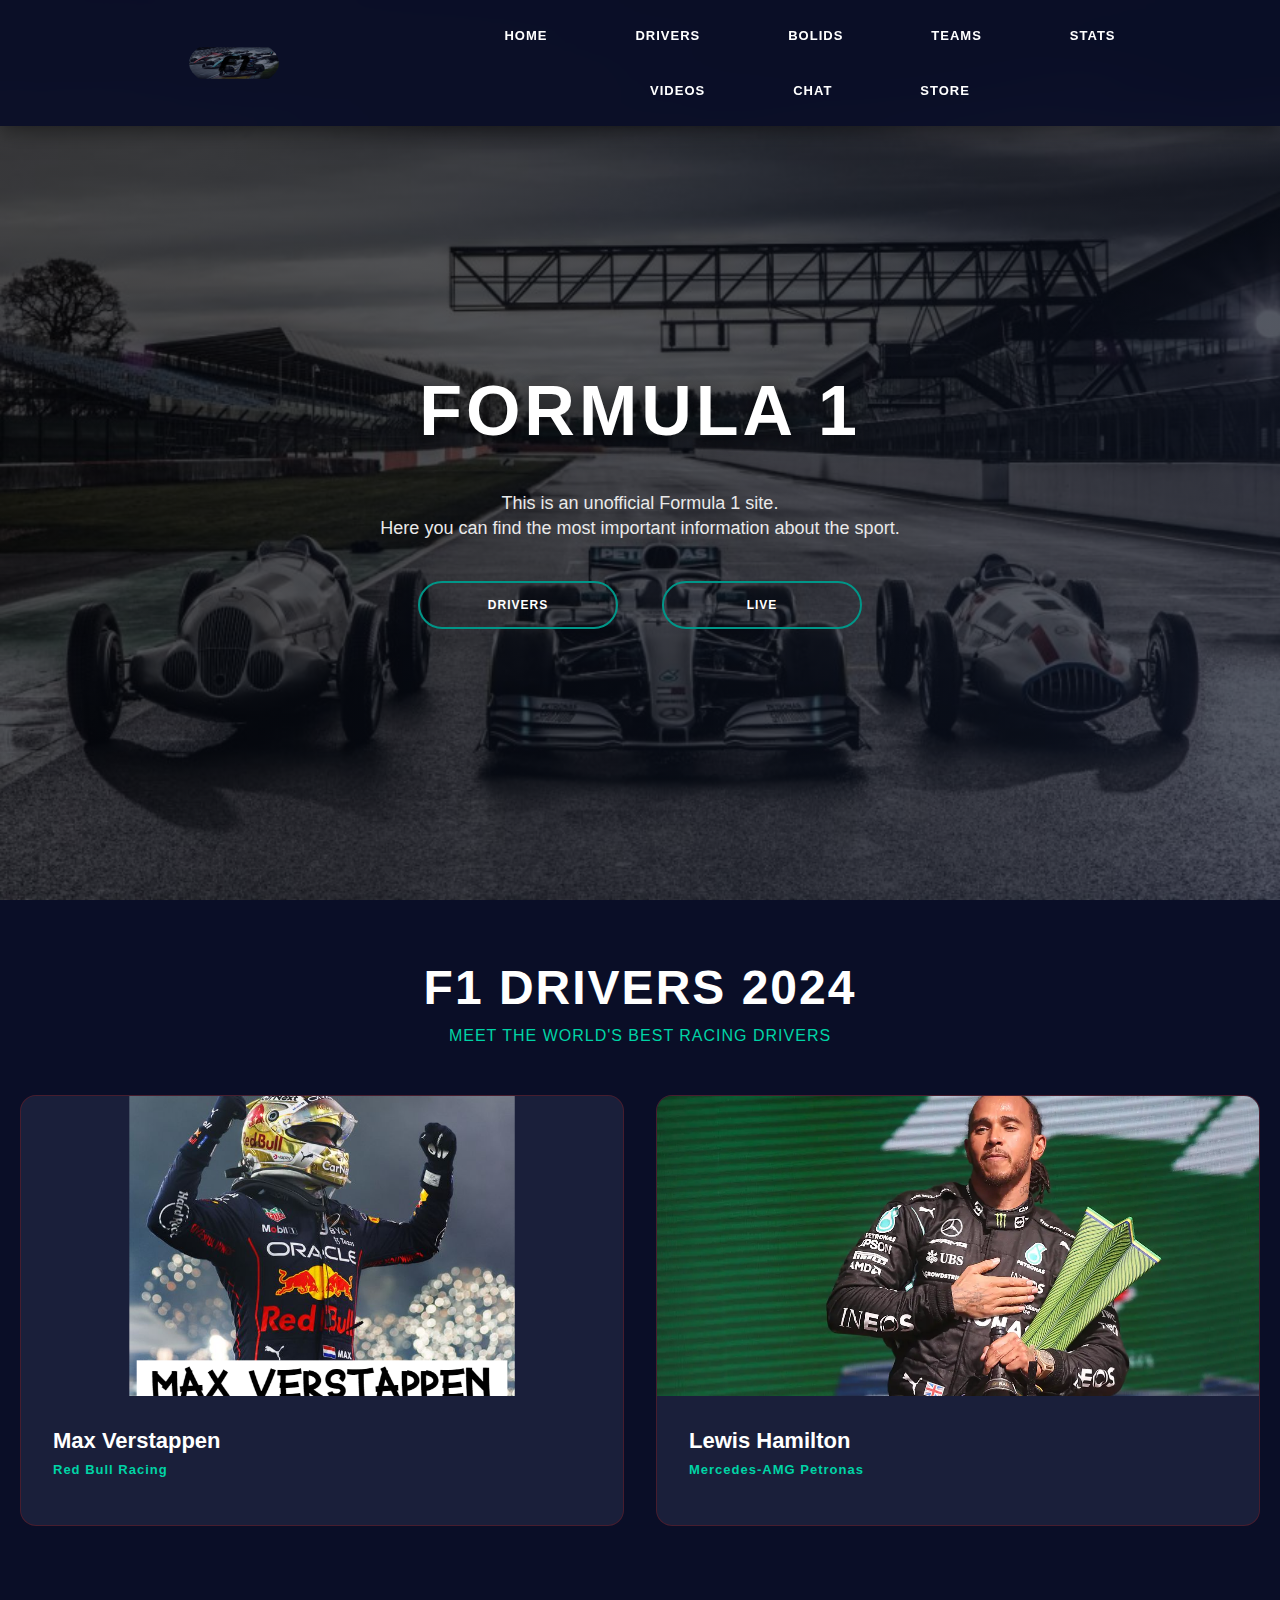
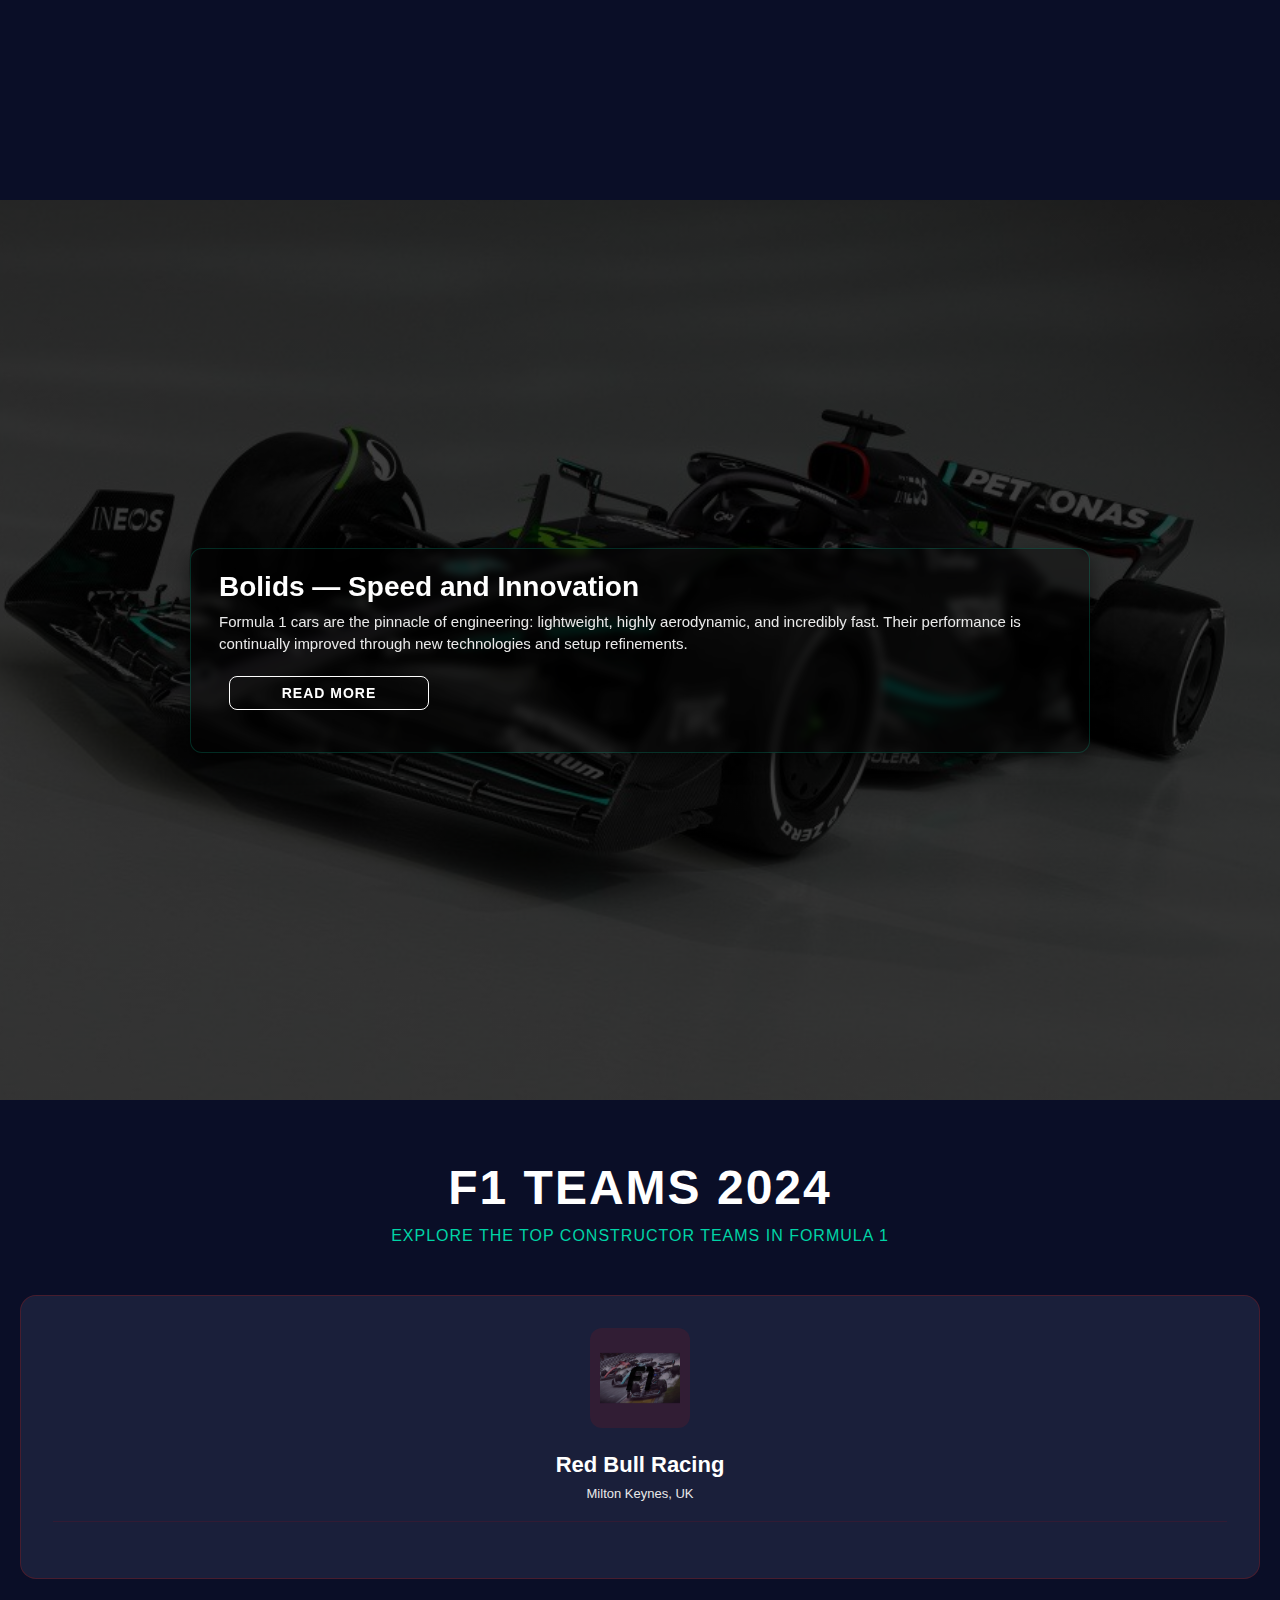
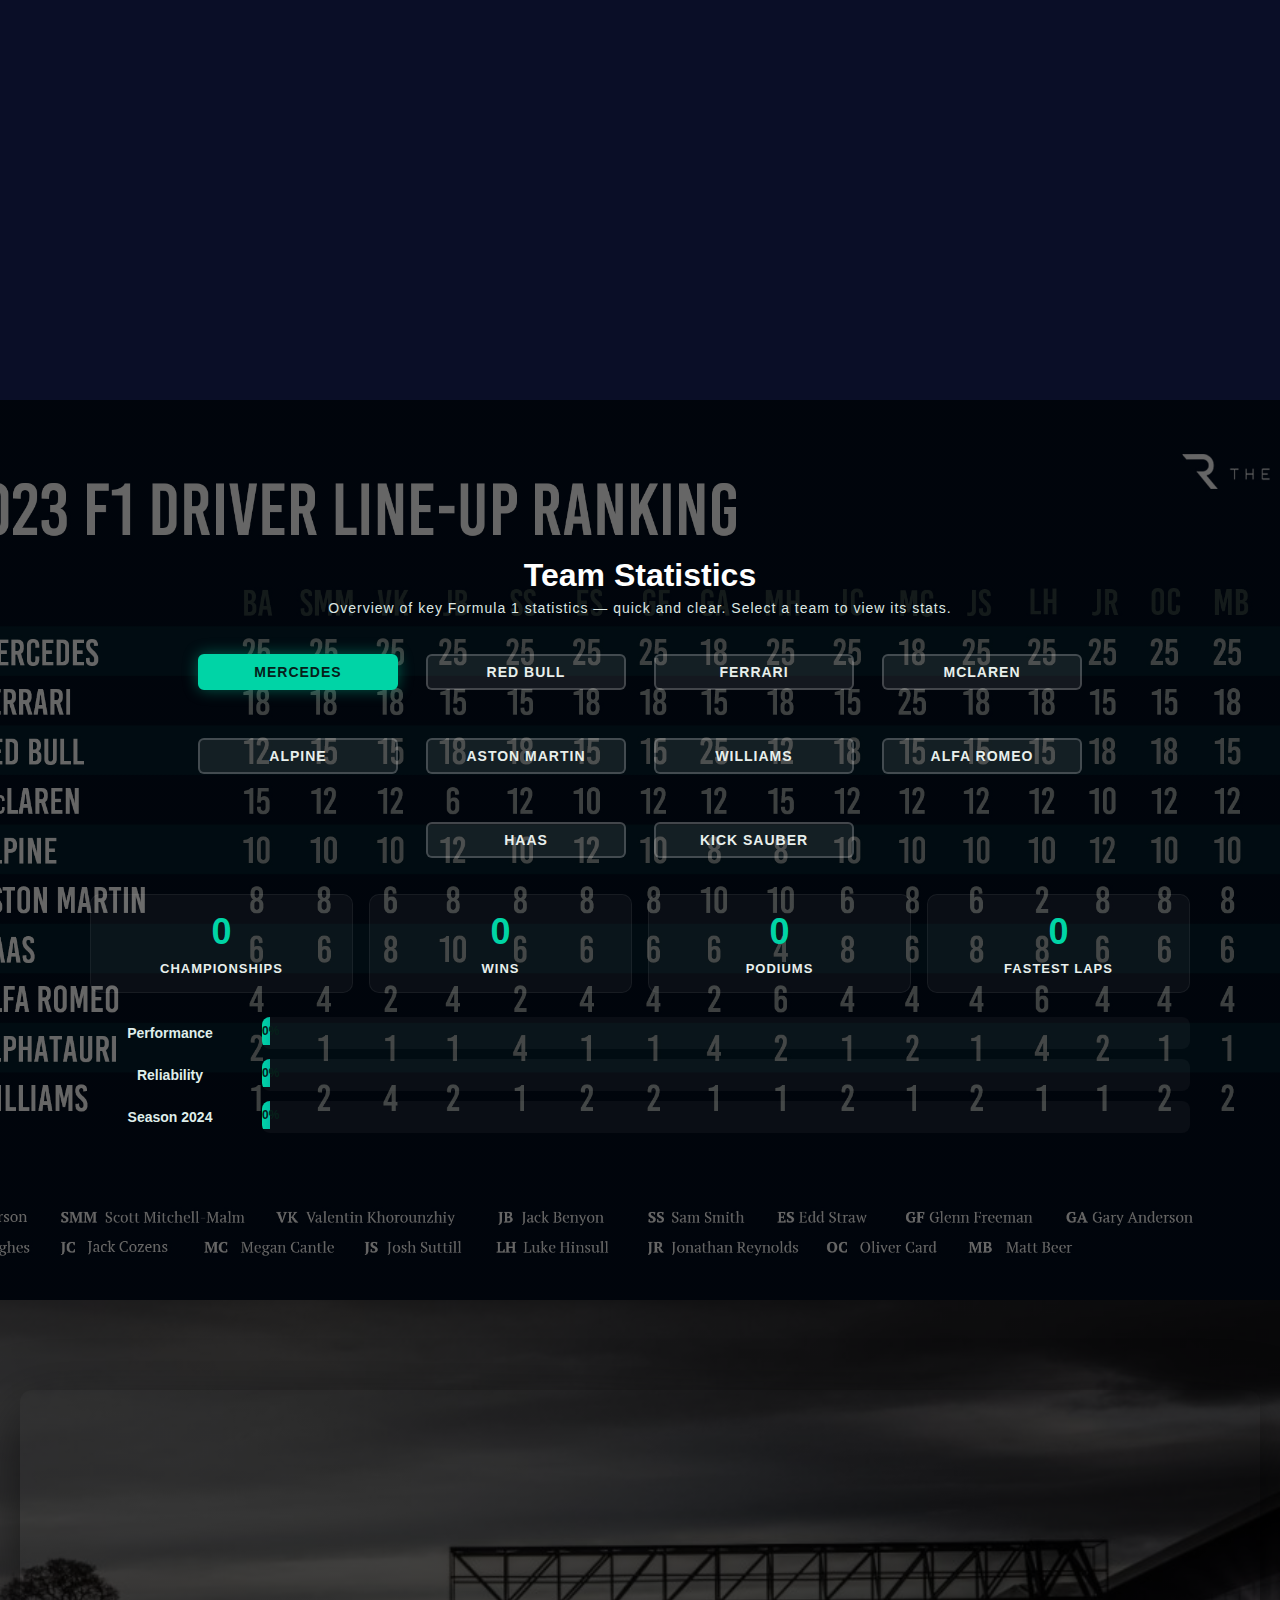
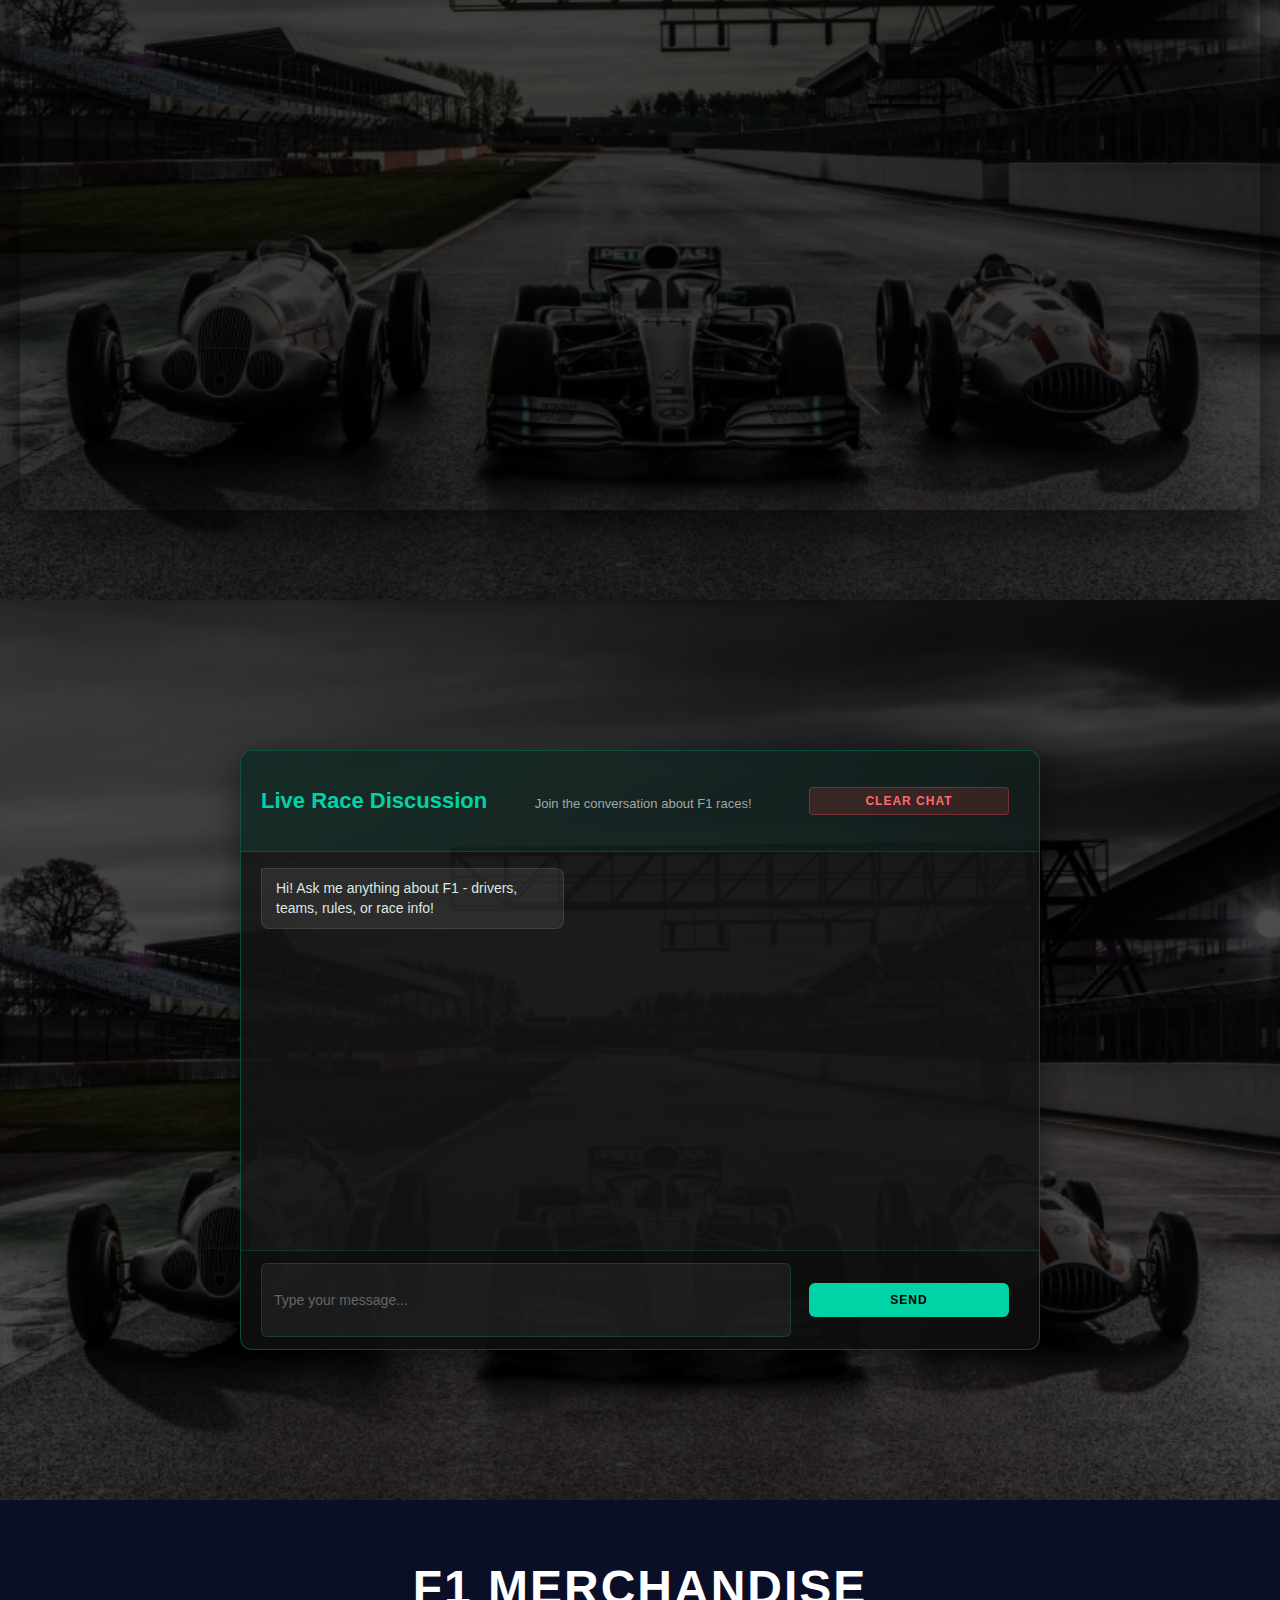
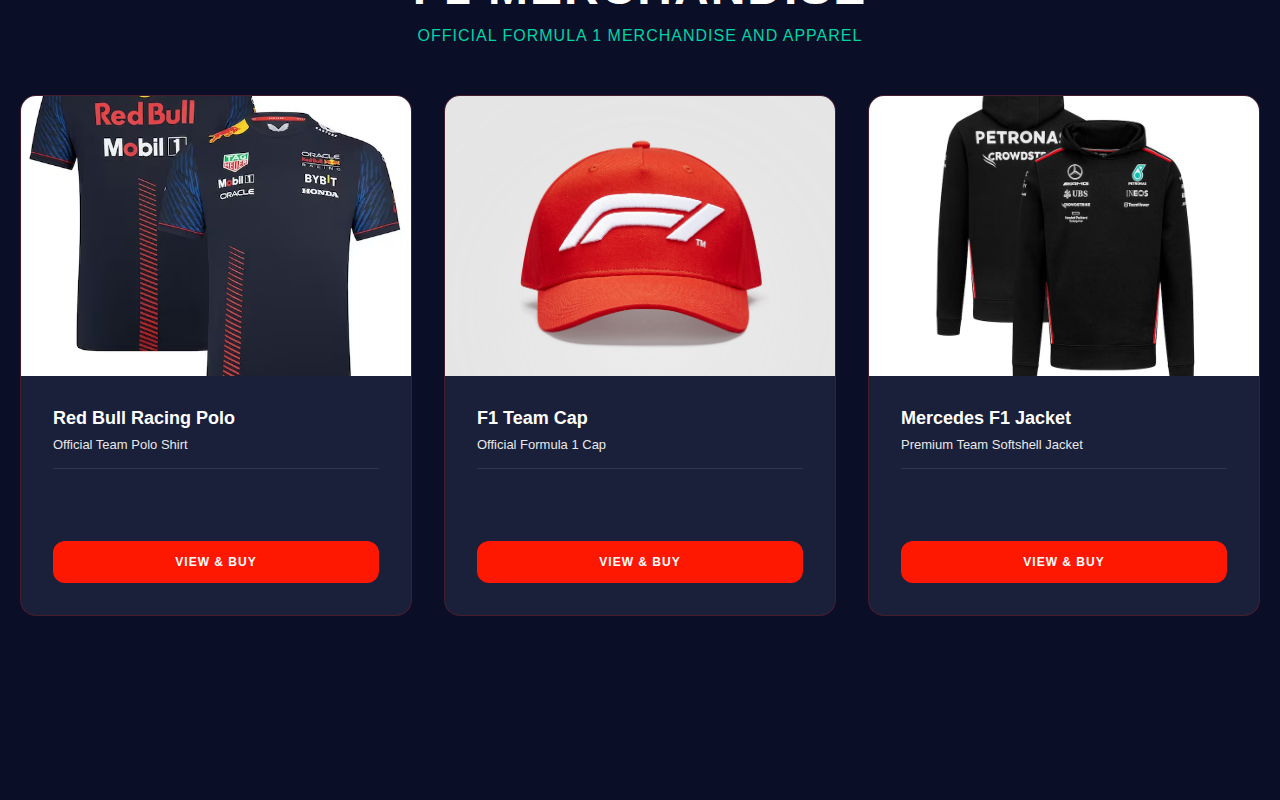
<file: index.html>
<!DOCTYPE html>
<html lang="en">
<head>
    <meta charset="UTF-8">
    <meta name="viewport" content="width=device-width, initial-scale=1.0">
    <link rel="stylesheet" href="src/css/style.css">
    <title>Formula 1</title>
</head>
<body>
    <div class="banner" id="banner">
        <div class="navbar">
            <div class="navbar-content">
                <img src="src/assets/logoTura.png" class="logo">
                <ul>
                    <li><a href="#banner">Home</a></li>
                    <li><a href="#drivers">Drivers</a></li>
                    <li><a href="#bolids">Bolids</a></li>
                    <li><a href="#teams">Teams</a></li>
                    <li><a href="#stats">Stats</a></li>
                    <li><a href="#videos">Videos</a></li>
                    <li><a href="#live">Chat</a></li>
                    <li><a href="#store">Store</a></li>
                </ul>
            </div>
        </div>
        <div class="content">
            <h1>FORMULA 1</h1>
            <p>This is an unofficial Formula 1 site.<br>Here you can find the most important information about the sport.</p>
            <div>
                <a href="#drivers"><button type="button"><span></span>DRIVERS</button></a>
                <a href="#live"><button type="button"><span></span>LIVE</button></a>
            </div>
        </div>
    </div>
    <!-- DRIVERS SECTION -->
    <div id="drivers" class="section drivers-section">
        <div class="section-container">
            <div class="section-header">
                <h2>F1 DRIVERS 2024</h2>
                <p>Meet the world's best racing drivers</p>
            </div>
            <div class="drivers-grid">
                <!-- Driver cards will be populated here -->
                <div class="driver-card">
                    <img src="src/assets/max.png" alt="Max Verstappen" class="driver-photo">
                    <div class="driver-info">
                        <h3>Max Verstappen</h3>
                        <p class="team">Red Bull Racing</p>
                        <div class="driver-stats">
                            <span class="stat-badge">🏆 3x Champion</span>
                            <span class="stat-badge">⚡ 2024 Points: 437</span>
                        </div>
                    </div>
                </div>
                <!-- Additional drivers can be added here -->
                  <div class="driver-card">
                    <img src="src/assets/lewis-hamilton.jpg" alt="Lewis Hamilton" class="driver-photo">
                    <div class="driver-info">
                        <h3>Lewis Hamilton</h3>
                        <p class="team">Mercedes-AMG Petronas</p>
                        <div class="driver-stats">
                            <span class="stat-badge">🏆 3x Champion</span>
                            <span class="stat-badge">⚡ 2024 Points: 437</span>
                        </div>
                    </div>
                </div>
            </div>
        </div>
    </div>
    <div id="bolids" class="bolidi">
        <div class="info-box" role="region" aria-labelledby="bolidi-title">
            <h2 id="bolidi-title">Bolids — Speed and Innovation</h2>
            <p class="intro">Formula 1 cars are the pinnacle of engineering: lightweight, highly aerodynamic, and incredibly fast. Their performance is continually improved through new technologies and setup refinements.</p>
            <p class="more" id="bolidi-more">Every component of the car — from aerodynamic wings, through sophisticated suspension, to the hybrid power unit — is carefully engineered to deliver maximum speed and handling. Teams spend countless hours in simulation and development to shave fractions of a second off each lap. Safety is also continuously enhanced, with energy-absorbing structures and advanced driver protection systems.</p>
            <button id="rm-btn" class="read-more-btn" aria-controls="bolidi-more" aria-expanded="false">Read more</button>
        </div>
    </div>
    <!-- TEAMS SECTION -->
    <div id="teams" class="section teams-section">
        <div class="section-container">
            <div class="section-header">
                <h2>F1 TEAMS 2024</h2>
                <p>Explore the top constructor teams in Formula 1</p>
            </div>
            <div class="teams-grid">
                <!-- Team cards will be populated by JavaScript -->
                <div class="team-card">
                    <div class="team-logo">
                        <img src="src/assets/logoTura.png" alt="Team Logo">
                    </div>
                    <h3>Red Bull Racing</h3>
                    <p class="team-country">Milton Keynes, UK</p>
                    <div class="team-quick-stats">
                        <div class="quick-stat">
                            <span class="label">Championships</span>
                            <span class="value">4</span>
                        </div>
                        <div class="quick-stat">
                            <span class="label">Wins</span>
                            <span class="value">74</span>
                        </div>
                    </div>
                </div>
            </div>
        </div>
    </div>
    <div id="stats" class="statistika">
        <div class="stats-wrapper" role="region" aria-labelledby="stats-title">
            <div class="stats-header">
                <h2 id="stats-title">Team Statistics</h2>
                <p class="stats-intro">Overview of key Formula 1 statistics — quick and clear. Select a team to view its stats.</p>
                <div class="team-buttons">
                    <button class="team-btn active" data-team="mercedes">Mercedes</button>
                    <button class="team-btn" data-team="redbull">Red Bull</button>
                    <button class="team-btn" data-team="ferrari">Ferrari</button>
                    <button class="team-btn" data-team="mclaren">McLaren</button>
                    <button class="team-btn" data-team="alpine">Alpine</button>
                    <button class="team-btn" data-team="aston">Aston Martin</button>
                    <button class="team-btn" data-team="williams">Williams</button>
                    <button class="team-btn" data-team="alfa">Alfa Romeo</button>
                    <button class="team-btn" data-team="haas">Haas</button>
                    <button class="team-btn" data-team="kick">Kick Sauber</button>
                </div>
            </div>

            <div class="stats-cards" aria-hidden="false">
                <div class="stat-card">
                    <div class="stat-value" data-stat="championships">0</div>
                    <div class="stat-label">Championships</div>
                </div>
                <div class="stat-card">
                    <div class="stat-value" data-stat="wins">0</div>
                    <div class="stat-label">Wins</div>
                </div>
                <div class="stat-card">
                    <div class="stat-value" data-stat="podiums">0</div>
                    <div class="stat-label">Podiums</div>
                </div>
                <div class="stat-card">
                    <div class="stat-value" data-stat="fastest">0</div>
                    <div class="stat-label">Fastest laps</div>
                </div>
            </div>

            <div class="team-bars" aria-hidden="false">
                <div class="bar-row">
                    <div class="bar-label">Performance</div>
                    <div class="bar"><div class="bar-fill" data-stat="performance">0%</div></div>
                </div>
                <div class="bar-row">
                    <div class="bar-label">Reliability</div>
                    <div class="bar"><div class="bar-fill" data-stat="reliability">0%</div></div>
                </div>
                <div class="bar-row">
                    <div class="bar-label">Season 2024</div>
                    <div class="bar"><div class="bar-fill" data-stat="season2024">0%</div></div>
                </div>
            </div>
        </div>
    </div>
    <div id="videos" class="videji">
        <iframe width="1518" height="728" src="https://www.youtube.com/embed/ukIFnF_Zr-0?si=c7RHvCVcDiLvp9BJ" title="YouTube video player" frameborder="0" allow="accelerometer; autoplay; clipboard-write; encrypted-media; gyroscope; picture-in-picture; web-share"  allowfullscreen></iframe>

    </div>
    <div id="live" class="live-chat-section">
        <div class="chat-container">
            <div class="chat-header">
                <h2>Live Race Discussion</h2>
                <p class="chat-subtitle">Join the conversation about F1 races!</p>
                <button id="clearChatBtn" class="clear-btn">Clear Chat</button>
            </div>
            <div class="chat-messages" id="chatMessages">
                <div class="chat-message system">
                    <span class="message-text">Welcome to Live F1 Chat! Messages are saved permanently. Share your thoughts about the races.</span>
                </div>
            </div>
            <div class="chat-input-area">
                <input type="text" id="chatInput" class="chat-input" placeholder="Type your message..." maxlength="200">
                <button id="sendBtn" class="send-btn">Send</button>
            </div>
        </div>
    </div>
    <!-- STORE SECTION -->
    <div id="store" class="section store-section">
        <div class="section-container">
            <div class="section-header">
                <h2>F1 MERCHANDISE</h2>
                <p>Official Formula 1 merchandise and apparel</p>
            </div>
            <div class="store-grid">
                <div class="product-card">
                    <div class="product-image">
                        <img src="src/assets/majice.avif" alt="Team Polo Shirt">
                        <span class="product-badge">FEATURED</span>
                    </div>
                    <div class="product-info">
                        <h3>Red Bull Racing Polo</h3>
                        <p class="product-description">Official Team Polo Shirt</p>
                        <div class="product-price">
                            <span class="price">$59.99</span>
                        </div>
                        <a href="https://f1store.formula1.com/en/red-bull-racing/oracle-red-bull-racing-2023-max-verstappen-team-polo/t-32757505+p-89479247603408+z-9-3493440189" class="btn-primary" target="_blank">View & Buy</a>
                    </div>
                </div>

                <div class="product-card">
                    <div class="product-image">
                        <img src="src/assets/kacket.jpg" alt="F1 Cap">
                        <span class="product-badge">NEW</span>
                    </div>
                    <div class="product-info">
                        <h3>F1 Team Cap</h3>
                        <p class="product-description">Official Formula 1 Cap</p>
                        <div class="product-price">
                            <span class="price">$34.99</span>
                        </div>
                        <a href="https://f1store.formula1.com/en/formula-1-merchandise/formula-1-hometeam-5-panel-flatbrim-cap/t-21542210+p-579956660321159+z-9-3981667319" class="btn-primary" target="_blank">View & Buy</a>
                    </div>
                </div>

                <div class="product-card">
                    <div class="product-image">
                            <img src="src/assets/hoodie.avif" alt="Mercedes Hoodie">
                    </div>
                    <div class="product-info">
                        <h3>Mercedes F1 Jacket</h3>
                        <p class="product-description">Premium Team Softshell Jacket</p>
                        <div class="product-price">
                            <span class="price">$129.99</span>
                        </div>
                        <a href="https://f1store.formula1.com/en/mercedes-amg-petronas-f1-team/mercedes-amg-petronas-f1-2024-team-softshell-jacket/t-43203191+p-13112378287067+z-8-2168349596" class="btn-primary" target="_blank">View & Buy</a>
                    </div>
                </div>
            </div>
        </div>
    </div>
    <script src="src/js/main.js"></script>
</body>
</html>
</file>
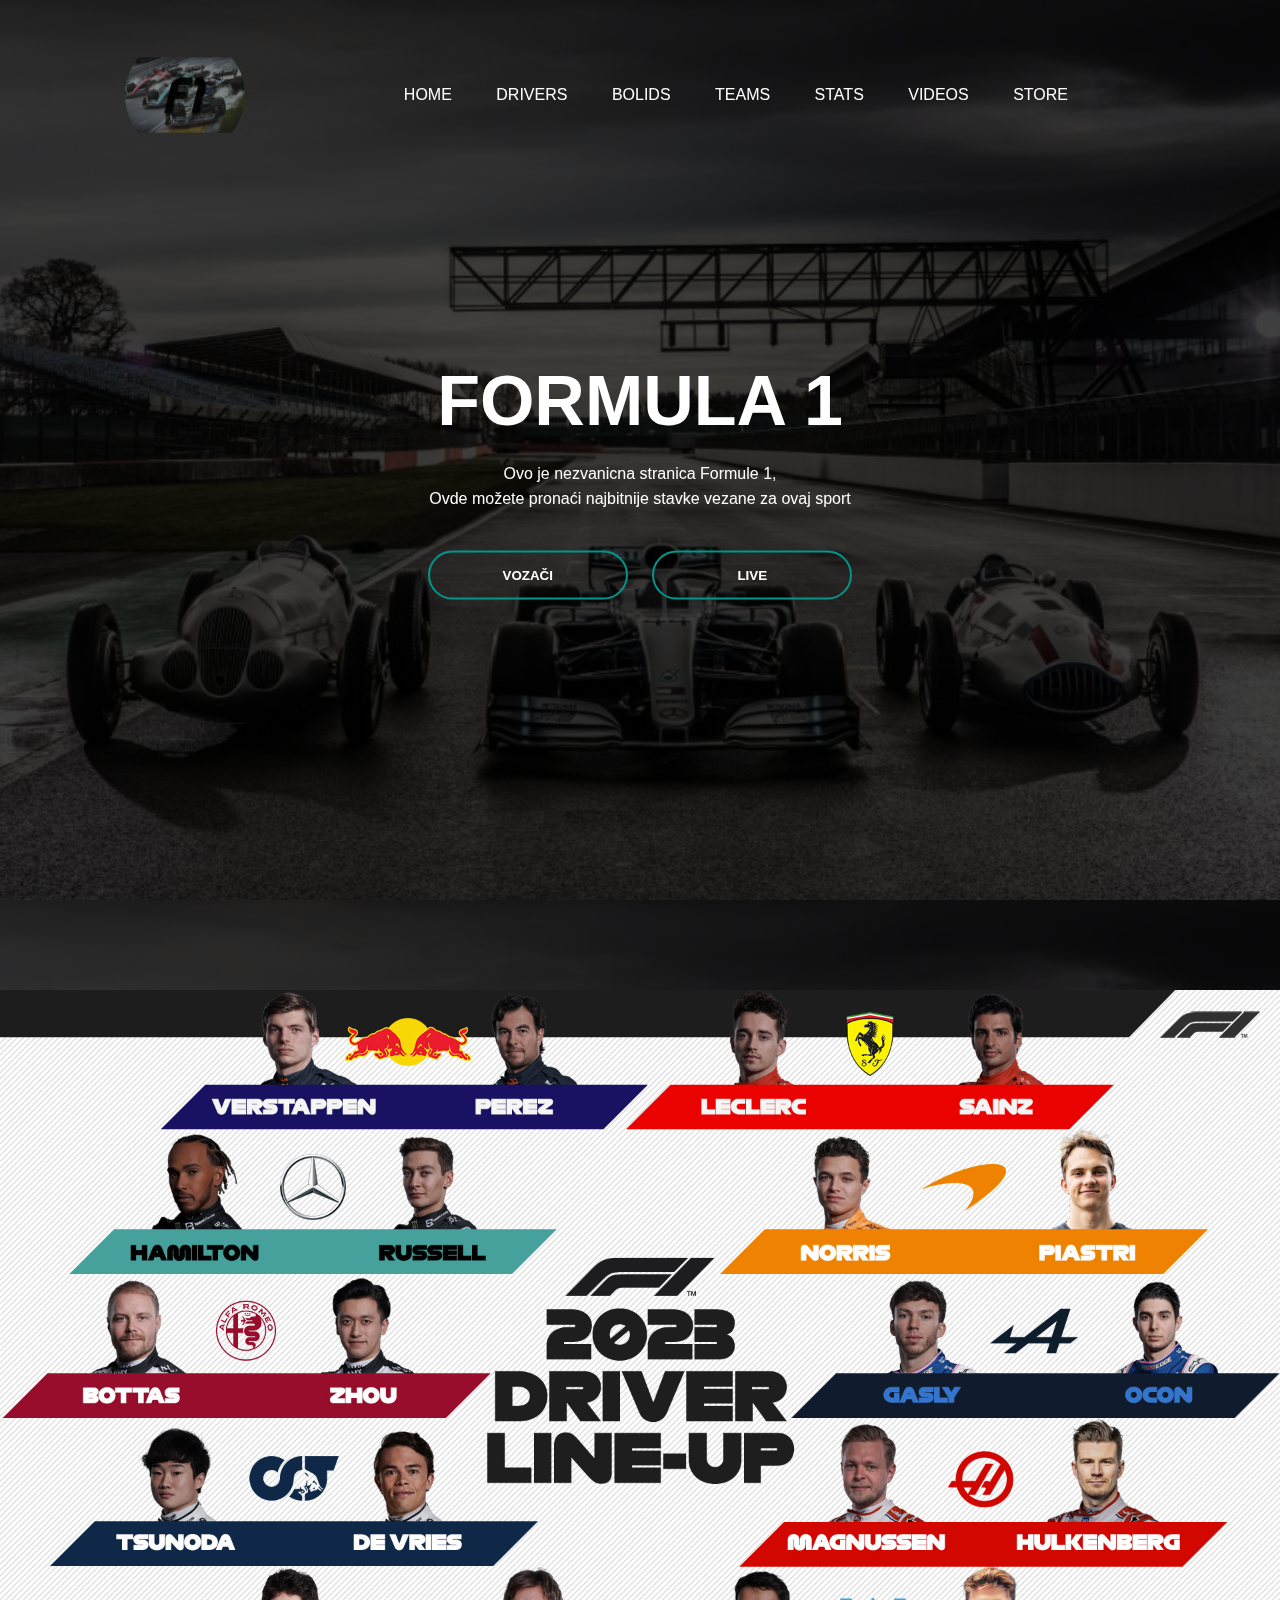
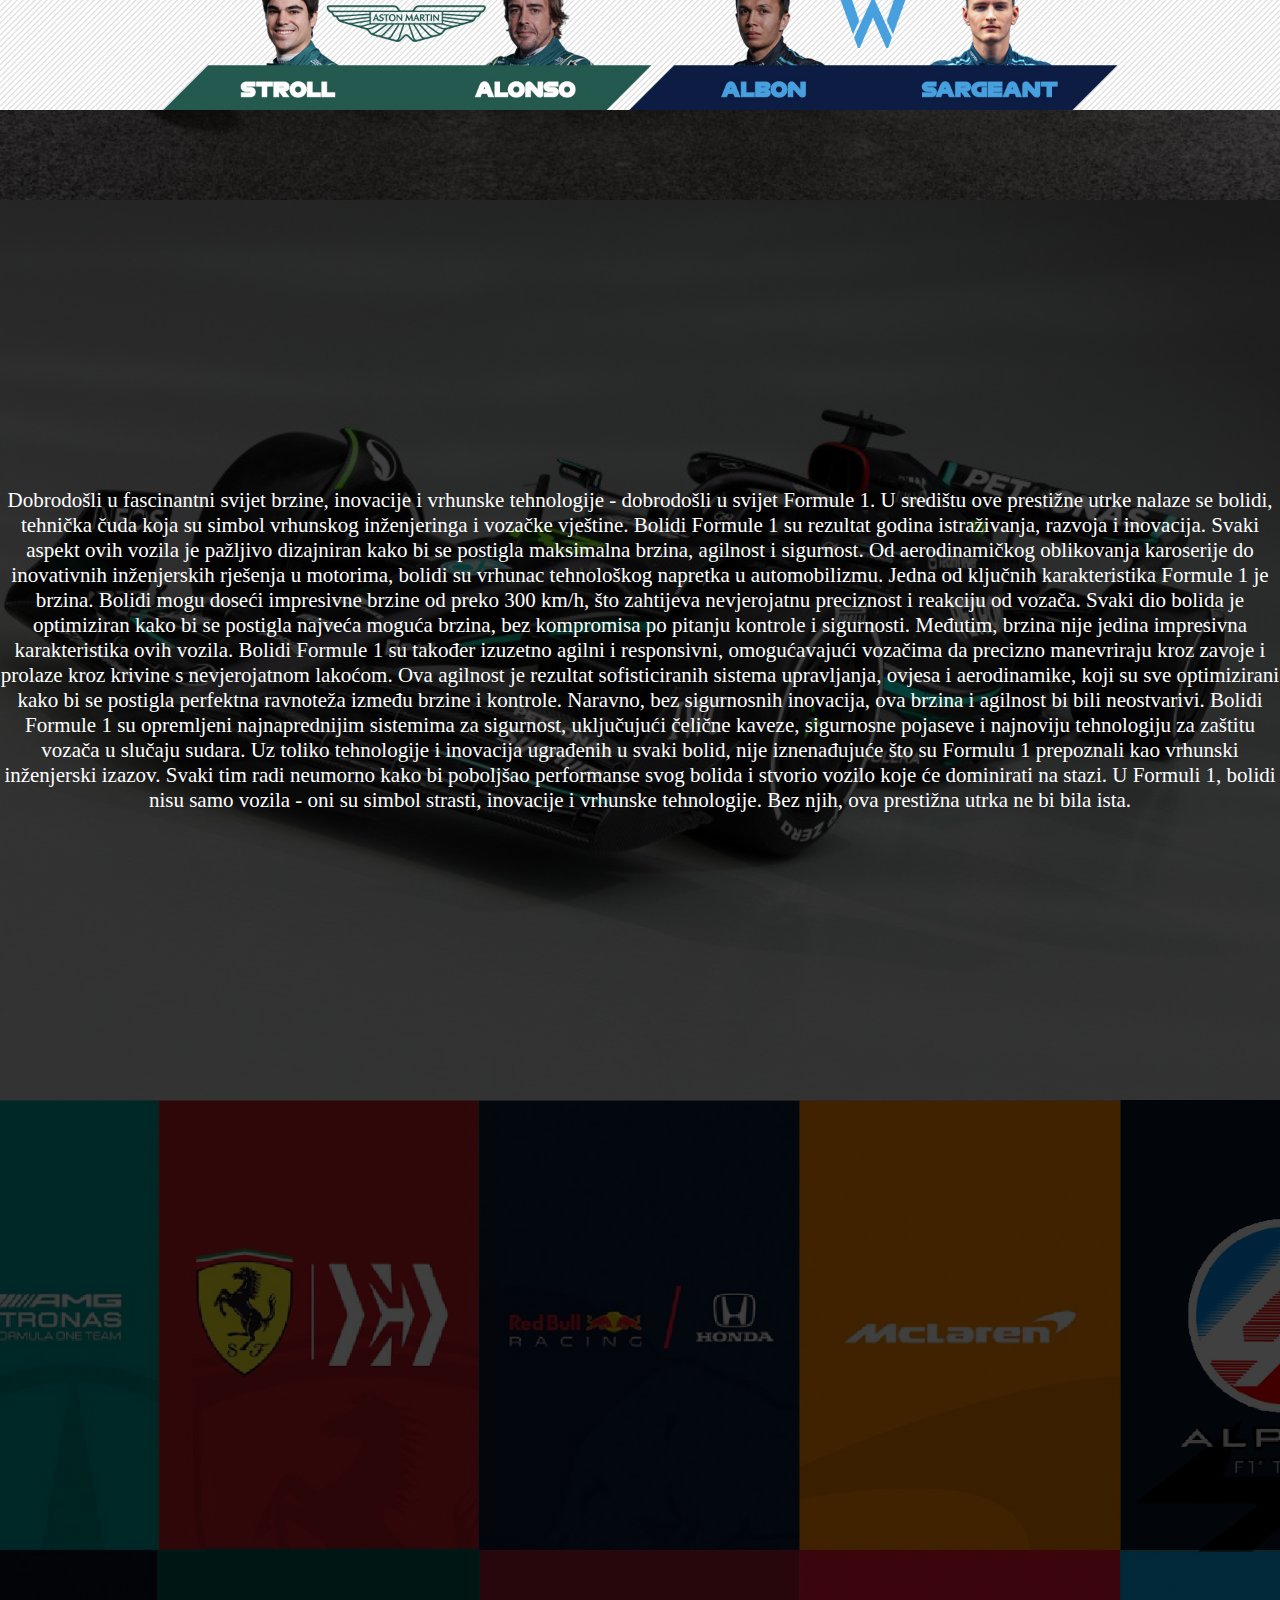
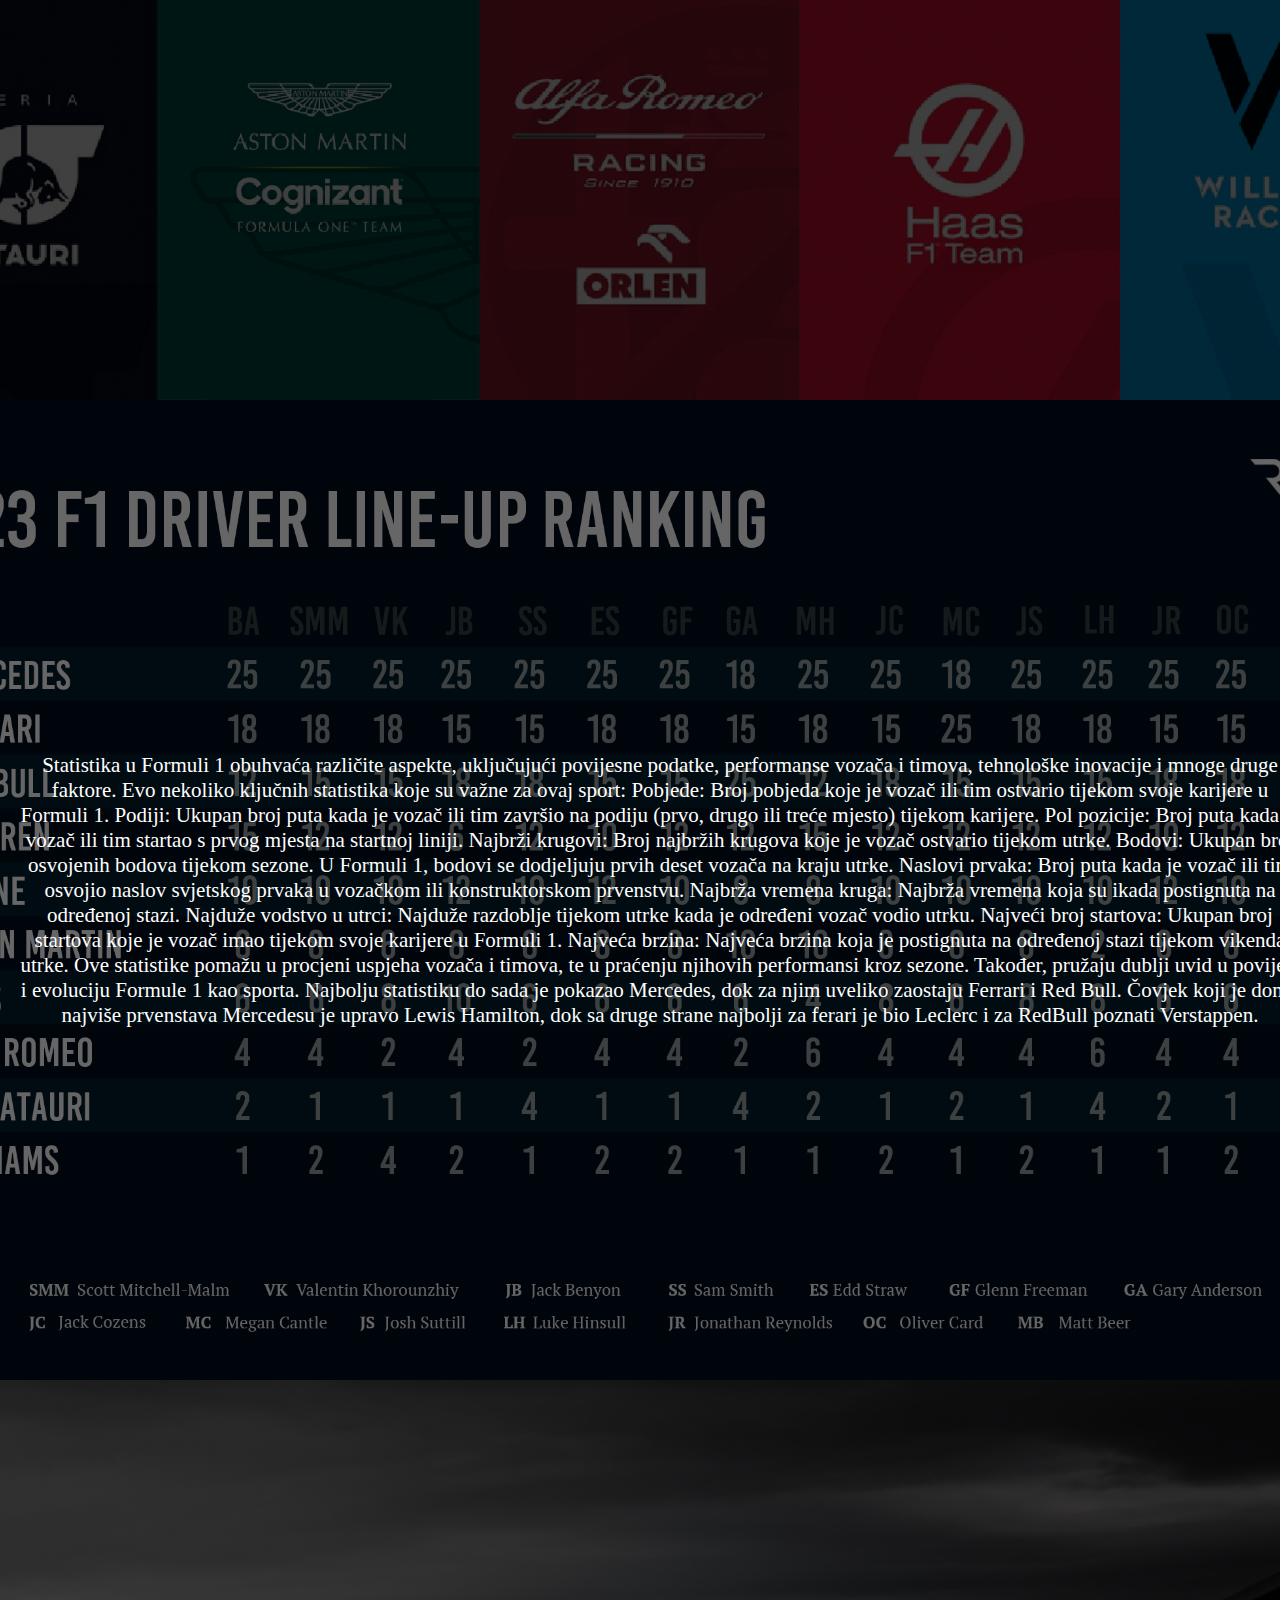
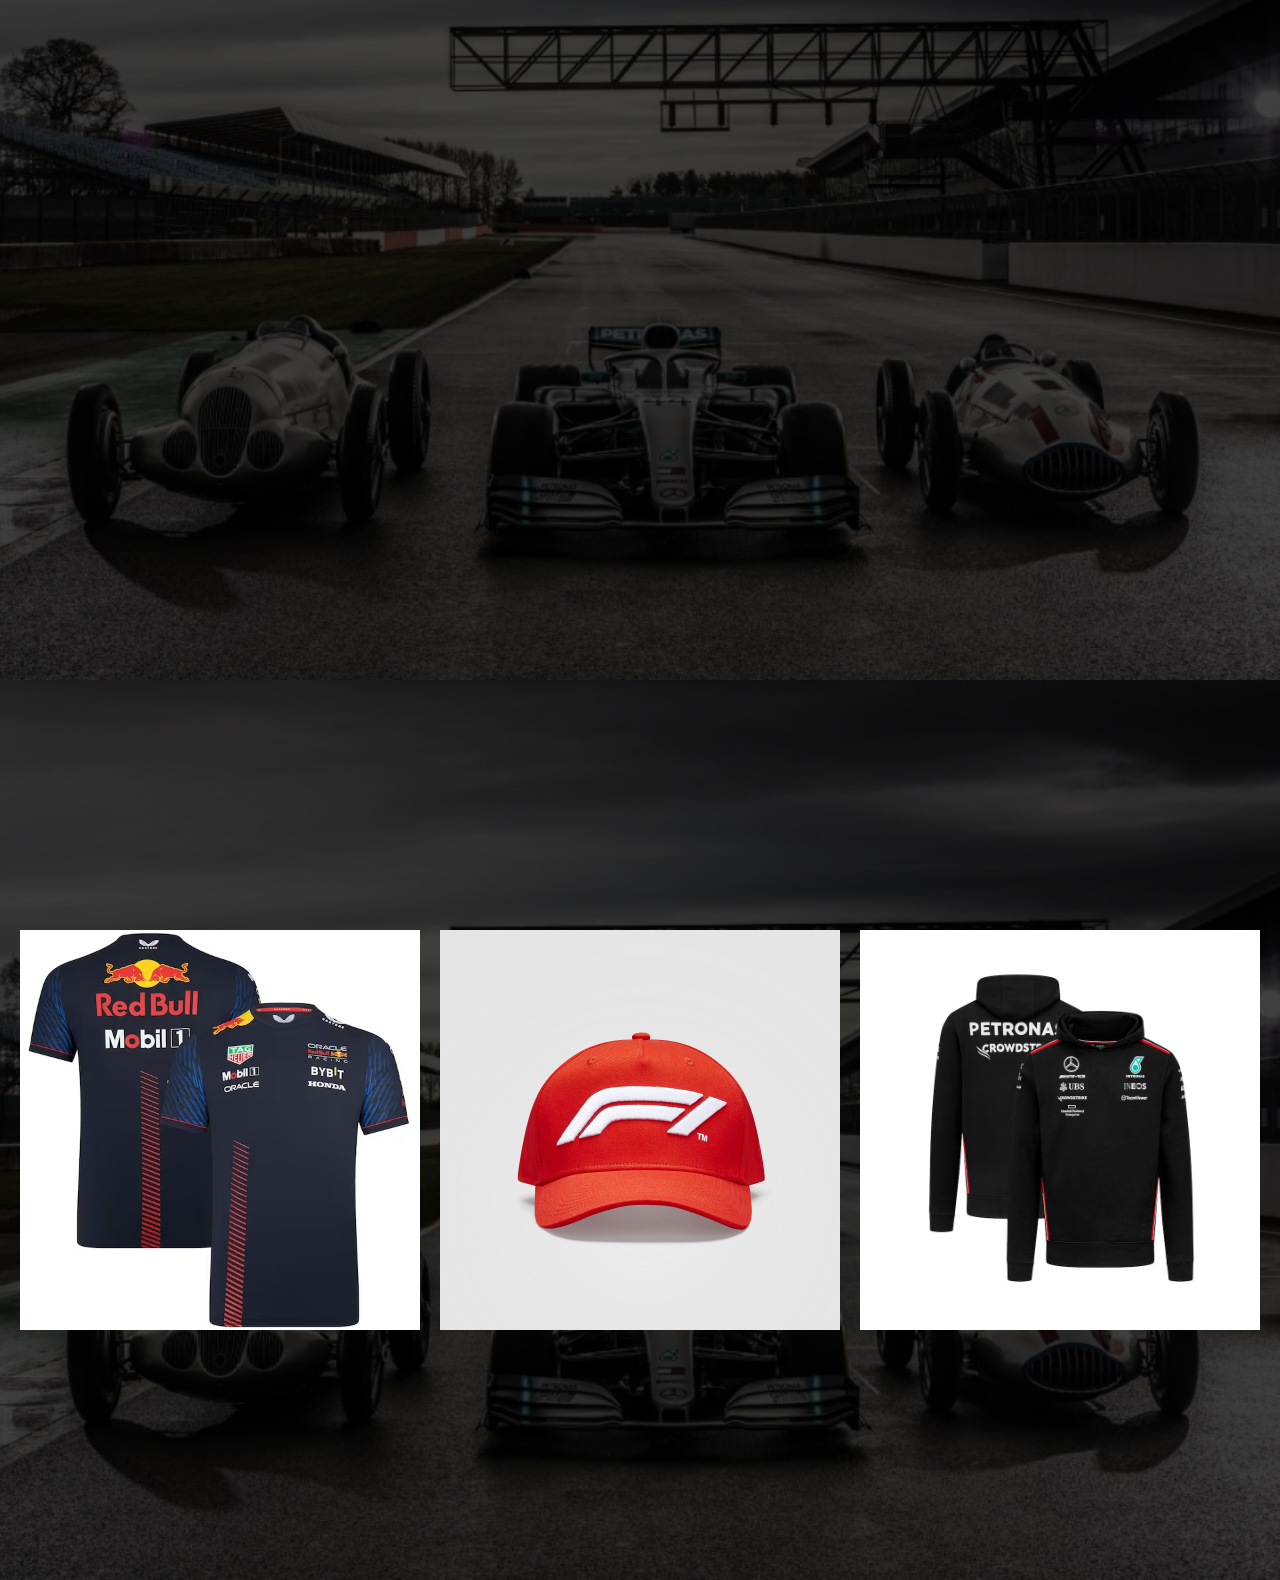
<file: F1.html>
<!DOCTYPE html>
<html lang="en">
<head>
    <meta charset="UTF-8">
    <meta name="viewport" content="width=device-width, initial-scale=1.0">
    <link rel="stylesheet" href="F1.css">
    <title>Formula 1</title>
</head>
<body>
    <div class="banner">
        <div class="navbar">
            <img src="logoTura.png" class="logo">
            <ul>
                <li>
                    <a href="#">Home</a></li>
                    <li><a href="#drivers" class="drivers">Drivers</a></li>
                    <li><a href="#bolids">Bolids</a></li>
                    <li><a href="#teams">Teams</a></li>
                    <li><a href="#stats">Stats</a></li>
                    <li><a href="#videos">Videos</a></li>
                    <li><a href="#store">Store</a>
                </li>
            </ul>
        </div>
        <div class="content">
            <h1>FORMULA 1</h1>
            <p>Ovo je nezvanicna stranica Formule 1, <br>Ovde možete pronaći najbitnije stavke vezane za ovaj sport</p>
            <div>
                <a href="file:///C:/Users/HOME/OneDrive/Radna%20povr%C5%A1ina/tura/F1.html#drivers"><button type="button"><span></span>VOZAČI</button></a>
                <a href="file:///C:/Users/HOME/OneDrive/Radna%20povr%C5%A1ina/tura/F1.html#videos"><button type="button"><span></span>LIVE</button></a>
            </div>
        </div>
    </div>
    <div id="drivers" class="driversText">

        <img src="vozaci.jpg" alt="" width="1520" height="720">

    </div>
    <div id="bolids" class="bolidi">
        
        Dobrodošli u fascinantni svijet brzine, inovacije i vrhunske tehnologije - dobrodošli u svijet Formule 1. U središtu ove prestižne utrke nalaze se bolidi, tehnička čuda koja su simbol vrhunskog inženjeringa i vozačke vještine.

Bolidi Formule 1 su rezultat godina istraživanja, razvoja i inovacija. Svaki aspekt ovih vozila je pažljivo dizajniran kako bi se postigla maksimalna brzina, agilnost i sigurnost. Od aerodinamičkog oblikovanja karoserije do inovativnih inženjerskih rješenja u motorima, bolidi su vrhunac tehnološkog napretka u automobilizmu.

Jedna od ključnih karakteristika Formule 1 je brzina. Bolidi mogu doseći impresivne brzine od preko 300 km/h, što zahtijeva nevjerojatnu preciznost i reakciju od vozača. Svaki dio bolida je optimiziran kako bi se postigla najveća moguća brzina, bez kompromisa po pitanju kontrole i sigurnosti.

Međutim, brzina nije jedina impresivna karakteristika ovih vozila. Bolidi Formule 1 su također izuzetno agilni i responsivni, omogućavajući vozačima da precizno manevriraju kroz zavoje i prolaze kroz krivine s nevjerojatnom lakoćom. Ova agilnost je rezultat sofisticiranih sistema upravljanja, ovjesa i aerodinamike, koji su sve optimizirani kako bi se postigla perfektna ravnoteža između brzine i kontrole.

Naravno, bez sigurnosnih inovacija, ova brzina i agilnost bi bili neostvarivi. Bolidi Formule 1 su opremljeni najnaprednijim sistemima za sigurnost, uključujući čelične kaveze, sigurnosne pojaseve i najnoviju tehnologiju za zaštitu vozača u slučaju sudara.

Uz toliko tehnologije i inovacija ugrađenih u svaki bolid, nije iznenađujuće što su Formulu 1 prepoznali kao vrhunski inženjerski izazov. Svaki tim radi neumorno kako bi poboljšao performanse svog bolida i stvorio vozilo koje će dominirati na stazi.

U Formuli 1, bolidi nisu samo vozila - oni su simbol strasti, inovacije i vrhunske tehnologije. Bez njih, ova prestižna utrka ne bi bila ista.


    
    </div>
    <div id="teams" class="timovi">
       
    </div>
    <div id="stats" class="statistika">
        
Statistika u Formuli 1 obuhvaća različite aspekte, uključujući povijesne podatke, performanse vozača i timova, tehnološke inovacije i mnoge druge faktore. Evo nekoliko ključnih statistika koje su važne za ovaj sport:

Pobjede: Broj pobjeda koje je vozač ili tim ostvario tijekom svoje karijere u Formuli 1.

Podiji: Ukupan broj puta kada je vozač ili tim završio na podiju (prvo, drugo ili treće mjesto) tijekom karijere.

Pol pozicije: Broj puta kada je vozač ili tim startao s prvog mjesta na startnoj liniji.

Najbrži krugovi: Broj najbržih krugova koje je vozač ostvario tijekom utrke.

Bodovi: Ukupan broj osvojenih bodova tijekom sezone. U Formuli 1, bodovi se dodjeljuju prvih deset vozača na kraju utrke.

Naslovi prvaka: Broj puta kada je vozač ili tim osvojio naslov svjetskog prvaka u vozačkom ili konstruktorskom prvenstvu.

Najbrža vremena kruga: Najbrža vremena koja su ikada postignuta na određenoj stazi.

Najduže vodstvo u utrci: Najduže razdoblje tijekom utrke kada je određeni vozač vodio utrku.

Najveći broj startova: Ukupan broj startova koje je vozač imao tijekom svoje karijere u Formuli 1.

Najveća brzina: Najveća brzina koja je postignuta na određenoj stazi tijekom vikenda utrke.

Ove statistike pomažu u procjeni uspjeha vozača i timova, te u praćenju njihovih performansi kroz sezone. Također, pružaju dublji uvid u povijest i evoluciju Formule 1 kao sporta.

Najbolju statistiku do sada je pokazao Mercedes, dok za njim uveliko zaostaju Ferrari i Red Bull. Čovjek koji je donio najviše prvenstava Mercedesu je upravo Lewis Hamilton, dok sa druge strane najbolji za ferari je bio Leclerc i za RedBull poznati Verstappen.
</div>
    <div id="videos" class="videji">
        <iframe width="1518" height="728" src="https://www.youtube.com/embed/ukIFnF_Zr-0?si=c7RHvCVcDiLvp9BJ" title="YouTube video player" frameborder="0" allow="accelerometer; autoplay; clipboard-write; encrypted-media; gyroscope; picture-in-picture; web-share" referrerpolicy="strict-origin-when-cross-origin" allowfullscreen></iframe>

    </div>
    <div id="store" class="prodavnica">
        
    <a href="https://f1store.formula1.com/en/red-bull-racing/oracle-red-bull-racing-2023-max-verstappen-team-polo/t-32757505+p-89479247603408+z-9-3493440189?_ref=p-ALP:m-GRID:i-r3c2:po-11"><img src="majice.avif" alt="" class="majice-klasa" width="400" height="400"></a>

    <a href="https://f1store.formula1.com/en/formula-1-merchandise/formula-1-hometeam-5-panel-flatbrim-cap/t-21542210+p-579956660321159+z-9-3981667319?_ref=p-DLP:m-GRID:i-r19c0:po-57"><img src="kacket.jpg" alt="" height="400" width="400" class="kacket-klasa"></a>
    
    <a href="https://f1store.formula1.com/en/mercedes-amg-petronas-f1-team/mercedes-amg-petronas-f1-2024-team-softshell-jacket/t-43203191+p-13112378287067+z-8-2168349596?_ref=p-TLP:m-GRID:i-r1c0:po-3"><img src="hoodie.avif" alt="" height="400" width="400" class="hoodie-klasa"></a>

    </div>
</body>
</html>
</file>
<file: src/css/style.css>
/* ============================================
   F1 WEBSITE - MODERN DESIGN
   Modern CSS with Variables, Responsive Grid
   ============================================ */

:root {
    /* F1 Color Palette */
    --color-primary: #FF1801;
    --color-dark: #0a0e27;
    --color-light: #ffffff;
    --color-accent: #00d4a6;
    --color-gray-dark: #1a1f3a;
    --color-gray-light: #e9e9e9;
    --color-gray-medium: #666666;
    
    /* Gradients */
    --gradient-dark: linear-gradient(135deg, rgba(0,0,0,0.7), rgba(15,23,42,0.7));
    
    /* Spacing */
    --spacing-xs: 8px;
    --spacing-sm: 16px;
    --spacing-md: 24px;
    --spacing-lg: 32px;
    --spacing-xl: 48px;
    --spacing-2xl: 64px;
    
    /* Typography */
    --font-primary: -apple-system, BlinkMacSystemFont, 'Segoe UI', 'Roboto', 'Helvetica Neue', sans-serif;
    --font-display: 'Trebuchet MS', 'Arial Black', sans-serif;
    --font-mono: 'Courier New', monospace;
    
    /* Border Radius */
    --radius-sm: 4px;
    --radius-md: 8px;
    --radius-lg: 12px;
    --radius-xl: 16px;
    
    /* Transitions */
    --transition-fast: 200ms ease;
    --transition-normal: 300ms ease;
    --transition-slow: 500ms ease;
}

/* ============================================
   RESET & BASE STYLES
   ============================================ */

html {
    scroll-behavior: smooth;
}

html, body {
    overflow-x: hidden;
    width: 100%;
    margin: 0;
    padding: 0;
}

* , *::before, *::after {
    margin: 0;
    padding: 0;
    font-family: var(--font-primary);
    box-sizing: border-box;
}

img, iframe, video {
    max-width: 100%;
    height: auto;
    display: block;
}

a {
    text-decoration: none;
    color: inherit;
}

/* ============================================
   NAVBAR & BANNER
   ============================================ */

.banner {
    width: 100%;
    height: 100vh;
    background: var(--gradient-dark), url(../assets/background.jpg) center/cover no-repeat;
    display: flex;
    flex-direction: column;
    padding-top: 80px;
}

.navbar {
    width: 100%;
    padding: 20px 0;
    position: fixed;
    top: 0;
    left: 0;
    background: rgba(10, 14, 39, 0.95);
    backdrop-filter: blur(10px);
    z-index: 1000;
    box-shadow: 0 4px 20px rgba(0, 0, 0, 0.5);
}

.navbar-content {
    width: 90%;
    max-width: 1400px;
    margin: 0 auto;
    display: flex;
    align-items: center;
    justify-content: space-between;
}

.logo {
    width: 50px;
    height: 50px;
    cursor: pointer;
    border-radius: 50%;
    transition: transform var(--transition-normal);
}

.logo:hover {
    transform: scale(1.1) rotate(5deg);
}

.navbar ul {
    list-style: none;
    display: flex;
    gap: var(--spacing-md);
    flex-wrap: wrap;
    justify-content: center;
}

.navbar ul li {
    position: relative;
}

.navbar ul li a {
    color: var(--color-light);
    text-transform: uppercase;
    font-size: 13px;
    font-weight: 600;
    letter-spacing: 1px;
    padding: 8px 12px;
    display: block;
    transition: color var(--transition-fast);
}

.navbar ul li a:hover {
    color: var(--color-primary);
}

.navbar ul li::after {
    content: '';
    position: absolute;
    bottom: -5px;
    left: 0;
    width: 0;
    height: 3px;
    background: var(--color-primary);
    transition: width var(--transition-normal);
}

.navbar ul li:hover::after {
    width: 100%;
}

.content {
    width: 100%;
    flex: 1;
    display: flex;
    flex-direction: column;
    align-items: center;
    justify-content: center;
    text-align: center;
    color: var(--color-light);
    padding: 60px 20px 20px;
}

.content h1 {
    font-size: clamp(48px, 10vw, 80px);
    font-weight: 900;
    letter-spacing: 4px;
    text-shadow: 0 4px 20px rgba(0, 0, 0, 0.7);
    margin-bottom: 20px;
    animation: fadeInDown 1s ease-out;
}

.content p {
    font-size: clamp(14px, 2vw, 18px);
    line-height: 1.6;
    margin-bottom: 30px;
    color: var(--color-gray-light);
    max-width: 600px;
    animation: fadeInUp 1s ease-out 0.2s backwards;
}

.content div {
    display: flex;
    gap: var(--spacing-md);
    flex-wrap: wrap;
    justify-content: center;
    animation: fadeInUp 1s ease-out 0.4s backwards;
}

/* ============================================
   BUTTONS
   ============================================ */

button, .btn-primary {
    padding: 14px 32px;
    text-align: center;
    border-radius: var(--radius-lg);
    font-weight: 700;
    border: 2px solid var(--color-primary);
    background: transparent;
    color: var(--color-light);
    cursor: pointer;
    position: relative;
    overflow: hidden;
    text-transform: uppercase;
    font-size: 12px;
    letter-spacing: 1px;
    transition: all var(--transition-normal);
    display: inline-block;
}

button span {
    background: var(--color-primary);
    height: 100%;
    width: 0;
    border-radius: var(--radius-lg);
    position: absolute;
    left: 0;
    bottom: 0;
    z-index: -1;
    transition: width var(--transition-normal);
}

button:hover span,
.btn-primary:hover {
    width: 100%;
}

button:hover {
    border-color: var(--color-primary);
    color: var(--color-dark);
    transform: translateY(-2px);
    box-shadow: 0 8px 24px rgba(255, 24, 1, 0.3);
}

.btn-primary {
    border: none;
    background: var(--color-primary);
    color: var(--color-light);
    width: 100%;
    margin-top: var(--spacing-md);
}

.btn-primary:hover {
    background: #ff3d1a;
    box-shadow: 0 8px 24px rgba(255, 24, 1, 0.4);
    transform: translateY(-2px);
}

/* ============================================
   SECTIONS & LAYOUT
   ============================================ */

.section {
    width: 100%;
    padding: 60px 20px;
    min-height: auto;
}

.section-container {
    max-width: 1400px;
    margin: 0 auto;
    width: 100%;
}

.section-header {
    text-align: center;
    margin-bottom: 50px;
    animation: fadeIn 0.8s ease-out;
}

.section-header h2 {
    font-size: clamp(32px, 6vw, 48px);
    color: var(--color-light);
    font-weight: 900;
    letter-spacing: 2px;
    margin-bottom: 12px;
}

.section-header p {
    font-size: 16px;
    color: var(--color-accent);
    font-weight: 500;
    letter-spacing: 1px;
    text-transform: uppercase;
}

/* ============================================
   BOLIDS SECTION
   ============================================ */

.bolidi {
    width: 100%;
    min-height: 100vh;
    background: var(--gradient-dark), url(../assets/bolid.jpg) center/cover no-repeat;
    text-align: center;
    color: var(--color-light);
    display: flex;
    align-items: center;
    justify-content: center;
    padding: 60px 20px;
    font-family: 'Times New Roman', Times, serif;
}

.info-box {
    max-width: 900px;
    background: rgba(0, 0, 0, 0.35);
    backdrop-filter: blur(8px);
    padding: 40px;
    border-radius: var(--radius-xl);
    border: 1px solid rgba(0, 212, 166, 0.2);
    box-shadow: 0 8px 32px rgba(0, 0, 0, 0.5);
    text-align: left;
    animation: slideUp 0.8s ease-out;
}

.info-box h2 {
    font-size: 36px;
    color: var(--color-light);
    margin-bottom: 16px;
    font-family: var(--font-primary);
}

.info-box p {
    color: var(--color-gray-light);
    line-height: 1.8;
    margin: 12px 0;
    font-size: 15px;
}

.info-box .more {
    display: none;
    margin-top: 12px;
}

.info-box.expanded .more {
    display: block;
    animation: fadeIn var(--transition-normal);
}

.read-more-btn {
    margin-top: 20px;
    padding: 10px 20px;
    background: transparent;
    border: 1px solid var(--color-light);
    color: var(--color-light);
    border-radius: var(--radius-md);
    cursor: pointer;
    font-size: 14px;
    transition: all var(--transition-normal);
}

.read-more-btn:hover {
    background: var(--color-accent);
    border-color: var(--color-accent);
    color: var(--color-dark);
}

/* ============================================
   DRIVERS SECTION
   ============================================ */

.drivers-section {
    background: var(--color-dark);
    min-height: 100vh;
}

.drivers-grid {
    display: grid;
    grid-template-columns: repeat(auto-fit, minmax(280px, 1fr));
    gap: var(--spacing-lg);
    animation: fadeIn 0.8s ease-out 0.2s backwards;
}

.driver-card {
    background: var(--color-gray-dark);
    border: 1px solid rgba(255, 24, 1, 0.2);
    border-radius: var(--radius-xl);
    overflow: hidden;
    transition: all var(--transition-normal);
    cursor: pointer;
    display: flex;
    flex-direction: column;
}

.driver-card:hover {
    transform: translateY(-8px);
    border-color: var(--color-primary);
    box-shadow: 0 16px 40px rgba(255, 24, 1, 0.2);
}

.driver-photo {
    width: 100%;
    height: 300px;
    object-fit: cover;
    transition: transform var(--transition-normal);
}

.driver-card:hover .driver-photo {
    transform: scale(1.05);
}

.driver-info {
    padding: var(--spacing-lg);
}

.driver-info h3 {
    font-size: 22px;
    color: var(--color-light);
    margin-bottom: 8px;
    font-weight: 700;
}

.driver-info .team {
    color: var(--color-accent);
    font-size: 13px;
    font-weight: 600;
    letter-spacing: 1px;
    margin-bottom: 16px;
}

.driver-stats {
    display: flex;
    flex-direction: column;
    gap: 8px;
}

.stat-badge {
    background: rgba(0, 212, 166, 0.1);
    color: var(--color-accent);
    padding: 6px 12px;
    border-radius: var(--radius-md);
    font-size: 12px;
    font-weight: 600;
    border: 1px solid rgba(0, 212, 166, 0.3);
}

/* ============================================
   TEAMS SECTION
   ============================================ */

.teams-section {
    background: var(--color-dark);
    min-height: 100vh;
}

.teams-grid {
    display: grid;
    grid-template-columns: repeat(auto-fit, minmax(280px, 1fr));
    gap: var(--spacing-lg);
    animation: fadeIn 0.8s ease-out 0.2s backwards;
}

.team-card {
    background: var(--color-gray-dark);
    border: 1px solid rgba(255, 24, 1, 0.2);
    border-radius: var(--radius-xl);
    padding: var(--spacing-lg);
    text-align: center;
    transition: all var(--transition-normal);
    cursor: pointer;
}

.team-card:hover {
    transform: translateY(-8px);
    border-color: var(--color-accent);
    box-shadow: 0 16px 40px rgba(0, 212, 166, 0.15);
}

.team-logo {
    width: 100px;
    height: 100px;
    margin: 0 auto var(--spacing-md);
    display: flex;
    align-items: center;
    justify-content: center;
    background: rgba(255, 24, 1, 0.1);
    border-radius: var(--radius-lg);
    transition: transform var(--transition-normal);
}

.team-card:hover .team-logo {
    transform: scale(1.1) rotate(-5deg);
}

.team-logo img {
    width: 80%;
    height: 80%;
    object-fit: contain;
}

.team-card h3 {
    font-size: 22px;
    color: var(--color-light);
    margin-bottom: 8px;
    font-weight: 700;
}

.team-country {
    color: var(--color-gray-light);
    font-size: 13px;
    margin-bottom: 20px;
}

.team-quick-stats {
    display: flex;
    justify-content: space-around;
    border-top: 1px solid rgba(255, 0, 0, 0.1);
    padding-top: var(--spacing-md);

}

.quick-stat {
    text-align: center;

}

.quick-stat .label {
    display: block;
    font-size: 11px;
    color: var(--color-gray-light);
    margin-bottom: 4px;
    text-transform: uppercase;
}

.quick-stat .value {
    display: block;
    font-size: 24px;
    color: var(--color-primary);
    font-weight: 900;

}

/* ============================================
   STORE SECTION
   ============================================ */

.store-section {
    background: var(--color-dark);
    min-height: 100vh;
}

.store-grid {
    display: grid;
    grid-template-columns: repeat(auto-fit, minmax(280px, 1fr));
    gap: var(--spacing-lg);
    animation: fadeIn 0.8s ease-out 0.2s backwards;
}

.product-card {
    background: var(--color-gray-dark);
    border: 1px solid rgba(255, 24, 1, 0.2);
    border-radius: var(--radius-xl);
    overflow: hidden;
    transition: all var(--transition-normal);
    cursor: pointer;
    display: flex;
    flex-direction: column;
}

.product-card:hover {
    transform: translateY(-12px);
    border-color: var(--color-primary);
    box-shadow: 0 20px 50px rgba(255, 24, 1, 0.25);
}

.product-image {
    position: relative;
    width: 100%;
    height: 280px;
    overflow: hidden;
    background: rgba(255, 24, 1, 0.05);
}

.product-image img {
    width: 100%;
    height: 100%;
    object-fit: cover;
    transition: transform var(--transition-normal);
}

.product-card:hover .product-image img {
    transform: scale(1.1);
}

.product-badge {
    position: absolute;
    top: 12px;
    right: 12px;
    background: var(--color-primary);
    color: var(--color-light);
    padding: 6px 12px;
    border-radius: var(--radius-sm);
    font-size: 11px;
    font-weight: 700;
    letter-spacing: 1px;
    text-transform: uppercase;
}

.product-info {
    padding: var(--spacing-lg);
    flex: 1;
    display: flex;
    flex-direction: column;
}

.product-info h3 {
    font-size: 18px;
    color: var(--color-light);
    margin-bottom: 8px;
    font-weight: 700;
}

.product-description {
    color: var(--color-gray-light);
    font-size: 13px;
    margin-bottom: 16px;
}

.product-price {
    margin: auto 0 var(--spacing-md) 0;
    padding-top: var(--spacing-md);
    border-top: 1px solid rgba(255, 255, 255, 0.1);
}

.price {
    font-size: 28px;
    color: var(--color-primary);
    font-weight: 900;
    display: block;
}

/* ============================================
   STATS SECTION
   ============================================ */

.statistika {
    width: 100%;
    min-height: 70vh;
    background: var(--gradient-dark), url(../assets/stats-bg.jpg) center/cover no-repeat;
    display: flex;
    align-items: center;
    justify-content: center;
    padding: 60px 20px;
}

.stats-wrapper {
    max-width: 1200px;
    width: 100%;
}

.stats-header h2 {
    font-size: clamp(32px, 6vw, 48px);
    color: var(--color-light);
    margin-bottom: 12px;
    font-weight: 900;
}

.stats-intro {
    color: var(--color-accent);
    margin-bottom: 30px;
    font-size: 14px;
    letter-spacing: 1px;
}

.team-buttons {
    display: flex;
    flex-wrap: wrap;
    gap: 10px;
    margin-bottom: 40px;
    justify-content: center;
}

.team-btn {
    padding: 10px 20px;
    background: rgba(255, 255, 255, 0.08);
    border: 2px solid rgba(255, 255, 255, 0.2);
    color: var(--color-gray-light);
    border-radius: var(--radius-md);
    cursor: pointer;
    font-size: 12px;
    font-weight: 600;
    letter-spacing: 1px;
    text-transform: uppercase;
    transition: all var(--transition-normal);
}

.team-btn:hover {
    background: rgba(0, 212, 166, 0.2);
    border-color: var(--color-accent);
    color: var(--color-accent);
}

.team-btn.active {
    background: var(--color-accent);
    border-color: var(--color-accent);
    color: var(--color-dark);
    box-shadow: 0 0 20px rgba(0, 212, 166, 0.4);
}

.stats-cards {
    display: grid;
    grid-template-columns: repeat(auto-fit, minmax(150px, 1fr));
    gap: 20px;
    margin-bottom: 40px;
}

.stat-card {
    background: rgba(255, 255, 255, 0.04);
    border: 1px solid rgba(255, 255, 255, 0.06);
    padding: 20px;
    border-radius: var(--radius-lg);
    text-align: center;
    transition: all var(--transition-normal);
}

.stat-card:hover {
    background: rgba(0, 212, 166, 0.1);
    border-color: var(--color-accent);
}

.stat-value {
    font-size: 40px;
    font-weight: 900;
    color: var(--color-primary);
    margin-bottom: 8px;
}

.stat-label {
    color: var(--color-gray-light);
    font-size: 13px;
    font-weight: 600;
    text-transform: uppercase;
    letter-spacing: 1px;
}

.team-bars {
    margin-top: 30px;
}

.bar-row {
    display: flex;
    align-items: center;
    gap: 20px;
    margin: 20px 0;
}

.bar-label {
    flex: 0 0 150px;
    color: var(--color-gray-light);
    font-weight: 600;
    font-size: 14px;
}

.bar {
    flex: 1;
    background: rgba(255, 255, 255, 0.04);
    border-radius: var(--radius-md);
    overflow: hidden;
    height: 32px;
}

.bar-fill {
    height: 100%;
    line-height: 32px;
    background: linear-gradient(90deg, var(--color-primary), var(--color-accent));
    color: var(--color-light);
    font-weight: 700;
    text-align: right;
    padding-right: 12px;
    width: 0%;
    transition: width 900ms cubic-bezier(0.2, 0.8, 0.2, 1);
    font-size: 12px;
}

/* ============================================
   VIDEOS SECTION
   ============================================ */

.videji {
    width: 100%;
    min-height: 100vh;
    background: var(--gradient-dark), url(../assets/background.jpg) center/cover no-repeat;
    text-align: center;
    color: var(--color-light);
    display: flex;
    align-items: center;
    justify-content: center;
    padding: 60px 20px;
}

.videji iframe {
    width: 100%;
    height: 80vh;
    max-width: 1400px;
    border: none;
    border-radius: var(--radius-lg);
    box-shadow: 0 20px 60px rgba(0, 0, 0, 0.6);
}

/* ============================================
   LIVE CHAT SECTION
   ============================================ */

.live-chat-section {
    width: 100%;
    min-height: 100vh;
    background: var(--gradient-dark), url(../assets/background.jpg) center/cover no-repeat;
    display: flex;
    align-items: center;
    justify-content: center;
    padding: 60px 20px;
}

.chat-container {
    max-width: 800px;
    width: 100%;
    background: rgba(20, 20, 20, 0.9);
    border: 1px solid rgba(0, 212, 166, 0.3);
    border-radius: var(--radius-xl);
    display: flex;
    flex-direction: column;
    height: 600px;
    box-shadow: 0 20px 60px rgba(0, 0, 0, 0.6);
    animation: slideUp 0.8s ease-out;
}

.chat-header {
    background: linear-gradient(135deg, rgba(0, 212, 166, 0.1), rgba(0, 191, 165, 0.05));
    padding: 20px;
    border-bottom: 1px solid rgba(0, 212, 166, 0.2);
    border-radius: var(--radius-xl) var(--radius-xl) 0 0;
    display: flex;
    justify-content: space-between;
    align-items: center;
}

.chat-header h2 {
    font-size: 20px;
    color: var(--color-accent);
    margin: 0;
}

.chat-subtitle {
    color: var(--color-gray-medium);
    font-size: 13px;
    margin: 4px 0 0 0;
}

.clear-btn {
    padding: 8px 14px;
    background: rgba(255, 80, 80, 0.15);
    border: 1px solid rgba(255, 80, 80, 0.3);
    color: #ff6b6b;
    border-radius: var(--radius-sm);
    cursor: pointer;
    font-size: 11px;
    font-weight: 600;
    transition: all var(--transition-normal);
}

.clear-btn:hover {
    background: rgba(255, 80, 80, 0.25);
    border-color: #ff6b6b;
}

.chat-messages {
    flex: 1;
    overflow-y: auto;
    padding: 20px;
    display: flex;
    flex-direction: column;
    gap: 12px;
}

.chat-message {
    display: flex;
    gap: 12px;
    animation: slideIn 300ms ease-out;
}

@keyframes slideIn {
    from {
        opacity: 0;
        transform: translateY(10px);
    }
    to {
        opacity: 1;
        transform: translateY(0);
    }
}

.chat-message.user {
    justify-content: flex-end;
}

.chat-message.system {
    justify-content: center;
}

.message-text {
    max-width: 70%;
    padding: 12px 16px;
    border-radius: var(--radius-md);
    font-size: 14px;
    line-height: 1.4;
    word-wrap: break-word;
}

.chat-message.user .message-text {
    background: var(--color-primary);
    color: var(--color-light);
    font-weight: 500;
    border-radius: var(--radius-md) 2px var(--radius-md) var(--radius-md);
}

.chat-message.other .message-text {
    background: rgba(255, 255, 255, 0.08);
    color: var(--color-gray-light);
    border: 1px solid rgba(255, 255, 255, 0.1);
    border-radius: 2px var(--radius-md) var(--radius-md) var(--radius-md);
}

.chat-message.system .message-text {
    background: transparent;
    color: var(--color-gray-medium);
    font-size: 12px;
    font-style: italic;
}

.chat-input-area {
    display: flex;
    gap: 10px;
    padding: 16px 20px;
    border-top: 1px solid rgba(0, 212, 166, 0.2);
    background: rgba(10, 10, 10, 0.5);
    border-radius: 0 0 var(--radius-xl) var(--radius-xl);
}

.chat-input {
    flex: 1;
    padding: 12px 14px;
    background: rgba(255, 255, 255, 0.06);
    border: 1px solid rgba(0, 212, 166, 0.2);
    color: var(--color-light);
    border-radius: var(--radius-md);
    font-size: 14px;
    transition: all var(--transition-normal);
}

.chat-input::placeholder {
    color: var(--color-gray-medium);
}

.chat-input:focus {
    outline: none;
    border-color: var(--color-accent);
    background: rgba(0, 212, 166, 0.05);
}

.send-btn {
    padding: 12px 24px;
    background: var(--color-accent);
    border: none;
    color: var(--color-dark);
    font-weight: 700;
    border-radius: var(--radius-md);
    cursor: pointer;
    transition: all var(--transition-normal);
    text-transform: uppercase;
    font-size: 12px;
    letter-spacing: 1px;
}

.send-btn:hover {
    background: #00bfa5;
    transform: translateY(-2px);
    box-shadow: 0 6px 16px rgba(0, 212, 166, 0.3);
}

.chat-messages::-webkit-scrollbar {
    width: 6px;
}

.chat-messages::-webkit-scrollbar-track {
    background: rgba(255, 255, 255, 0.05);
}

.chat-messages::-webkit-scrollbar-thumb {
    background: rgba(0, 212, 166, 0.4);
    border-radius: 3px;
}

.chat-messages::-webkit-scrollbar-thumb:hover {
    background: rgba(0, 212, 166, 0.6);
}

/* ============================================
   ANIMATIONS
   ============================================ */

@keyframes fadeIn {
    from {
        opacity: 0;
    }
    to {
        opacity: 1;
    }
}

@keyframes fadeInDown {
    from {
        opacity: 0;
        transform: translateY(-30px);
    }
    to {
        opacity: 1;
        transform: translateY(0);
    }
}

@keyframes fadeInUp {
    from {
        opacity: 0;
        transform: translateY(30px);
    }
    to {
        opacity: 1;
        transform: translateY(0);
    }
}

@keyframes slideUp {
    from {
        opacity: 0;
        transform: translateY(40px);
    }
    to {
        opacity: 1;
        transform: translateY(0);
    }
}

/* ============================================
   RESPONSIVE DESIGN
   ============================================ */

/* Tablets: 768px and up */
@media (max-width: 768px) {
    .navbar-content {
        width: 95%;
    }

    .navbar ul {
        gap: 10px;
    }

    .navbar ul li a {
        font-size: 11px;
        padding: 6px 8px;
    }

    .logo {
        width: 40px;
        height: 40px;
    }

    .content h1 {
        font-size: 42px;
        margin-bottom: 15px;
    }

    .content p {
        font-size: 14px;
    }

    .section {
        padding: 40px 16px;
    }

    .section-header {
        margin-bottom: 30px;
    }

    .section-header h2 {
        font-size: 32px;
    }

    .info-box {
        padding: 30px 20px;
    }

    .info-box h2 {
        font-size: 28px;
    }

    .drivers-grid,
    .teams-grid,
    .store-grid {
        grid-template-columns: repeat(auto-fit, minmax(200px, 1fr));
        gap: var(--spacing-md);
    }

    .driver-photo {
        height: 250px;
    }

    .product-image {
        height: 220px;
    }

    .team-buttons {
        gap: 8px;
    }

    .team-btn {
        padding: 8px 14px;
        font-size: 11px;
    }

    .stats-cards {
        grid-template-columns: repeat(2, 1fr);
        gap: 15px;
    }

    .stat-value {
        font-size: 32px;
    }

    .bar-label {
        flex: 0 0 100px;
        font-size: 12px;
    }

    .videji iframe {
        height: 60vh;
    }

    .chat-container {
        height: 500px;
    }
}

/* Mobile: 480px and down */
@media (max-width: 480px) {
    .navbar {
        position: fixed;
        top: 0;
        z-index: 1000;
    }

    .navbar-content {
        flex-direction: column;
        width: 95%;
    }

    .navbar ul {
        flex-direction: column;
        gap: 5px;
        text-align: center;
        margin-top: 10px;
    }

    .navbar ul li {
        width: 100%;
    }

    .navbar ul li a {
        font-size: 10px;
        padding: 5px;
    }

    .navbar ul li::after {
        display: none;
    }

    .content {
        padding-top: 120px;
    }

    .content h1 {
        font-size: 32px;
        letter-spacing: 2px;
    }

    .content p {
        font-size: 13px;
    }

    .content div {
        flex-direction: column;
    }

    button, .btn-primary {
        width: 100%;
        padding: 12px 20px;
    }

    .section {
        padding: 30px 12px;
    }

    .section-header h2 {
        font-size: 24px;
    }

    .section-header p {
        font-size: 12px;
    }

    .drivers-grid,
    .teams-grid,
    .store-grid {
        grid-template-columns: 1fr;
        gap: var(--spacing-md);
    }

    .driver-card,
    .team-card,
    .product-card {
        margin: 0 auto;
        max-width: 100%;
    }

    .driver-photo,
    .product-image {
        height: 200px;
    }

    .team-logo {
        width: 80px;
        height: 80px;
    }

    .team-quick-stats {
        flex-direction: column;
        gap: 10px;
    }

    .quick-stat {
        padding: 10px 0;
        border-top: 1px solid rgba(255, 255, 255, 0.1);
    }

    .quick-stat:first-child {
        border-top: none;
    }

    .info-box {
        padding: 20px 15px;
        margin: 0 auto;
        max-width: 100%;
    }

    .info-box h2 {
        font-size: 22px;
    }

    .info-box p {
        font-size: 13px;
    }

    .stats-cards {
        grid-template-columns: repeat(2, 1fr);
        gap: 10px;
    }

    .stat-card {
        padding: 15px;
    }

    .stat-value {
        font-size: 28px;
    }

    .stat-label {
        font-size: 11px;
    }

    .bar-row {
        flex-direction: column;
        gap: 8px;
    }

    .bar-label {
        flex: none;
        text-align: left;
    }

    .team-buttons {
        flex-direction: column;
    }

    .team-btn {
        width: 100%;
        padding: 10px 12px;
    }

    .videji iframe {
        height: 300px;
    }

    .chat-container {
        height: 400px;
        border-radius: 8px;
    }

    .chat-header {
        padding: 15px;
    }

    .chat-header h2 {
        font-size: 16px;
    }

    .chat-messages {
        padding: 15px;
        gap: 10px;
    }

    .message-text {
        max-width: 85%;
        padding: 10px 12px;
        font-size: 13px;
    }

    .chat-input-area {
        padding: 12px 15px;
        gap: 8px;
    }

    .chat-input {
        padding: 10px 12px;
        font-size: 13px;
    }

    .send-btn {
        padding: 10px 16px;
        font-size: 10px;
    }

    .clear-btn {
        padding: 6px 10px;
        font-size: 10px;
    }

    .product-info,
    .driver-info {
        padding: var(--spacing-md);
    }

    .product-info h3,
    .driver-info h3 {
        font-size: 16px;
    }

    .price {
        font-size: 24px;
    }
}

/* Extra small devices: 320px */
@media (max-width: 320px) {
    .content h1 {
        font-size: 24px;
    }

    .content p {
        font-size: 12px;
    }

    .section-header h2 {
        font-size: 20px;
    }

    button, .btn-primary {
        padding: 10px 16px;
        font-size: 10px;
    }
}

.logo{
    width: 120px;
    cursor: pointer;
    border-radius: 50%;
    margin: 0 125px;
}
.navbar ul li{
    list-style: none;
    display: inline-block;
    margin: 0 20px;
    position: relative;

}
.navbar ul li a{
    text-decoration: none;
    color: #fff;
    text-transform: uppercase;
}
.navbar ul li:after{
    content: '';
    height: 3px;
    width: 0%;
    background: #009688;
    position: absolute;
    left: 0;
    bottom: -10px;
    transition: 0.5s;
}
.navbar ul li:hover:after{
    width: 100%;
}
.content{
    width: 100%;
    position: absolute;
    top: 50%;
    transform: translateY(-50%);
    text-align: center;
    color: #fff;   
}
.content h1{
    font-size: 70px;
    margin-top: 80px;
}
.content p{
    margin: 20px auto;
    font-weight: 100;
    line-height: 25px;
}
button{
    width: 200px;
    padding:  15px 0;
    text-align: center;
    margin: 20px 10px;
    border-radius: 25px;
    font-weight: bold;
    border: 2px solid #009688;
    background: transparent;
    color: #fff;
    cursor: pointer;
    position: relative;
    overflow: hidden;
}
span{
    background: transparent;
    height: 100%;
    width: 100%;
    border-radius: 25px;
    position: absolute;
    left: 0;
    bottom: 0;
    z-index: -1;
}
button:hover span{
    width: 100%;
}
button:hover{
    border: none;
    background: #009688;
    transition: 1.0s;
}
.driversText{
    width: 100%;
    height: 100vh;
    background-image: linear-gradient(rgba(0,0,0,0.75),rgba(0,0,0,0.75)),url(src/assets/background.jpg);
    background-size: cover;
    background-position: center;
    text-align: center;
    color: white;
    display: flex;
    align-items: center;
    justify-content: center;
    font-family: 'Times New Roman', Times, serif;
    font-size: 21px;
    border: 0;
}
.bolidi{
    width: 100%;
    height: 100vh;
    background-image: linear-gradient(rgba(0,0,0,0.75),rgba(0,0,0,0.75)),url(../assets/bolid.jpg);
    background-size: cover;
    background-position: center;
    text-align: center;
    color: white;
    display: flex;
    align-items: center;
    justify-content: center;
    font-family: 'Times New Roman', Times, serif;
    font-size: 21px;
}
.bolidi .info-box{
    max-width: 900px;
    margin: 30px;
    background: rgba(0,0,0,0.35);
    backdrop-filter: blur(4px);
    padding: 22px 28px;
    border-radius: 12px;
    box-shadow: 0 8px 20px rgba(0,0,0,0.5);
    text-align: left;
}
.bolidi .info-box h2{
    margin: 0 0 8px 0;
    font-size: 28px;
    color: #fff;
}
.bolidi .info-box p{
    color: #e9e9e9;
    line-height: 1.5;
    margin: 8px 0;
}
.bolidi .info-box .more{
    display: none;
    margin-top: 8px;
}
.bolidi .info-box.expanded .more{
    display: block;
}
.read-more-btn{
    margin-top: 12px;
    padding: 8px 14px;
    background: transparent;
    border: 1px solid #fff;
    color: #fff;
    border-radius: 8px;
    cursor: pointer;
}
.read-more-btn:hover{
    background: #009688;
    border-color: #009688;
    color: #000;
}
.timovi{
    width: 100%;
    height: 100vh;
    background-image: linear-gradient(rgba(0,0,0,0.75),rgba(0,0,0,0.75)),url(../assets/timovi---2.png);
    background-size: cover;
    background-position: center;
    text-align: center;
    color: white;
    display: flex;
    align-items: center;
    justify-content: center;
    font-family: 'Times New Roman', Times, serif;
    font-size: 21px;
}
.statistika{
    width: 100%;
    height: 100vh;
    background-image: linear-gradient(rgba(0,0,0,0.75),rgba(0,0,0,0.75)),url(../assets/stats-bg.jpg);
    background-size: cover;
    background-position: center;
    text-align: center;
    color: white;
    display: flex;
    align-items: center;
    justify-content: center;
    font-family: 'Times New Roman', Times, serif;
    font-size: 21px;
}
.videji{
    width: 100%;
    height: 100vh;
    background-image: linear-gradient(rgba(0,0,0,0.75),rgba(0,0,0,0.75)),url(../assets/background.jpg);
    background-size: cover;
    background-position: center;
    text-align: center;
    color: white;
    display: flex;
    align-items: center;
    justify-content: center;
    font-family: 'Times New Roman', Times, serif;
    font-size: 21px;
}
.videji iframe{
    width: 100%;
    height: 80vh;
    max-width: 1400px;
    border: none;
}
.prodavnica{
    width: 100%;
    height: 100vh;
    background-image: linear-gradient(rgba(0,0,0,0.75),rgba(0,0,0,0.75)),url(src/assets/background.jpg);
    background-size: cover;
    background-position: center;
    text-align: center;
    color: white;
    display: flex;
    align-items: center;
    justify-content: center;
    font-family: 'Times New Roman', Times, serif;
    font-size: 21px;
}
.majice-klasa{
    position: relative;
    right: 5%;
}
.kacket-klasa{
    position: relative;
    right: 0%;
}
.hoodie-klasa{
    position: relative;
    left: 5%;
}

.statistika{
    width: 100%;
    min-height: 70vh;
    background-image: linear-gradient(rgba(0,0,0,0.6),rgba(0,0,0,0.6)),url(../assets/stats-bg.jpg);
    background-size: cover;
    background-position: center;
    display: flex;
    align-items: center;
    justify-content: center;
    padding: 40px 20px;
}
.stats-wrapper{
    max-width: 1100px;
    width: 100%;
    color: #f5f7f6; 
}
.stats-header h2{
    font-size: 32px;
    margin-bottom: 6px;
    color: #ffffff;
}
.stats-intro{
    color: #dce7e3; 
    margin-bottom: 18px;
}
.stats-cards{
    display: grid;
    grid-template-columns: repeat(auto-fit, minmax(180px, 1fr));
    gap: 16px;
    margin-bottom: 24px;
}
.stat-card{
    background: rgba(255,255,255,0.04);
    border: 1px solid rgba(255,255,255,0.06);
    padding: 16px;
    border-radius: 10px;
    text-align: center;
}
.stat-value{
    font-size: 36px;
    font-weight: 700;
    color: #00d4a6; 
}
.stat-label{
    color: #e8efec; 
    margin-top: 6px;
}
.team-bars{
    max-width: 1100px;
    width: 100%;
    margin-top: 12px;
}

.bar-row{
    display: flex;
    align-items: center;
    gap: 12px;
    margin: 10px 0;
}

.bar-label{
    flex: 0 0 160px;
    color: #dfeeea;
    font-weight: 600;
}

.bar{
    flex: 1;
    background: rgba(255,255,255,0.04);
    border-radius: 8px;
    overflow: hidden;
}

.bar-fill{
    height: 28px;
    line-height: 28px;
    background: linear-gradient(90deg,#00d4a6,#00bfa5);
    color: #06201a;
    font-weight: 700;
    text-align: right;
    padding-right: 8px;
    width: 0%;
    transition: width 900ms cubic-bezier(.2,.8,.2,1);
}

.team-buttons{
    display: flex;
    flex-wrap: wrap;
    gap: 8px;
    margin: 16px 0;
    justify-content: center;
}
.team-btn{
    padding: 8px 16px;
    background: rgba(255,255,255,0.08);
    border: 2px solid rgba(255,255,255,0.2);
    color: #e8efec;
    border-radius: 6px;
    cursor: pointer;
    font-size: 14px;
    font-weight: 600;
    transition: all 300ms ease;
}
.team-btn:hover{
    background: rgba(0,212,166,0.2);
    border-color: #00d4a6;
    color: #00d4a6;
}
.team-btn.active{
    background: #00d4a6;
    border-color: #00d4a6;
    color: #06201a;
    box-shadow: 0 0 15px rgba(0,212,166,0.4);
}

.live-chat-section{
    width: 100%;
    min-height: 100vh;
    background-image: linear-gradient(rgba(0,0,0,0.7),rgba(0,0,0,0.7)),url(../assets/background.jpg);
    background-size: cover;
    background-position: center;
    display: flex;
    align-items: center;
    justify-content: center;
    padding: 40px 20px;
}
.chat-container{
    max-width: 800px;
    width: 100%;
    background: rgba(20,20,20,0.85);
    border: 1px solid rgba(0,212,166,0.3);
    border-radius: 12px;
    display: flex;
    flex-direction: column;
    height: 600px;
    box-shadow: 0 8px 32px rgba(0,0,0,0.5);
}
.chat-header{
    background: linear-gradient(135deg, rgba(0,212,166,0.1), rgba(0,191,165,0.05));
    padding: 16px 20px;
    border-bottom: 1px solid rgba(0,212,166,0.2);
    border-radius: 12px 12px 0 0;
    display: flex;
    justify-content: space-between;
    align-items: center;
}
.chat-header h2{
    margin: 0;
    font-size: 22px;
    color: #00d4a6;
}
.chat-subtitle{
    margin: 4px 0 0 0;
    color: #a0a8a5;
    font-size: 13px;
}
.clear-btn{
    padding: 6px 12px;
    background: rgba(255,80,80,0.15);
    border: 1px solid rgba(255,80,80,0.3);
    color: #ff6b6b;
    border-radius: 4px;
    cursor: pointer;
    font-size: 12px;
    font-weight: 600;
    transition: all 200ms ease;
}
.clear-btn:hover{
    background: rgba(255,80,80,0.25);
    border-color: #ff6b6b;
}
.clear-btn:active{
    transform: scale(0.95);
}
.chat-messages{
    flex: 1;
    overflow-y: auto;
    padding: 16px 20px;
    display: flex;
    flex-direction: column;
    gap: 10px;
}
.chat-message{
    display: flex;
    gap: 10px;
    animation: slideIn 300ms ease-out;
}
@keyframes slideIn{
    from{ opacity: 0; transform: translateY(10px); }
    to{ opacity: 1; transform: translateY(0); }
}
.chat-message.user{
    justify-content: flex-end;
}
.chat-message.system{
    justify-content: center;
}
.message-text{
    max-width: 70%;
    padding: 10px 14px;
    border-radius: 8px;
    font-size: 14px;
    line-height: 1.4;
    word-wrap: break-word;
}
.chat-message.user .message-text{
    background: #00d4a6;
    color: #000;
    font-weight: 500;
    border-radius: 8px 2px 8px 8px;
}
.chat-message.other .message-text{
    background: rgba(255,255,255,0.08);
    color: #dce7e3;
    border: 1px solid rgba(255,255,255,0.1);
    border-radius: 2px 8px 8px 8px;
}
.chat-message.system .message-text{
    background: transparent;
    color: #888;
    font-size: 12px;
    font-style: italic;
}
.message-author{
    font-size: 11px;
    color: #999;
    margin-bottom: 2px;
}
.chat-input-area{
    display: flex;
    gap: 8px;
    padding: 12px 20px;
    border-top: 1px solid rgba(0,212,166,0.2);
    background: rgba(10,10,10,0.5);
    border-radius: 0 0 12px 12px;
}
.chat-input{
    flex: 1;
    padding: 10px 12px;
    background: rgba(255,255,255,0.06);
    border: 1px solid rgba(0,212,166,0.2);
    color: #fff;
    border-radius: 6px;
    font-size: 14px;
}
.chat-input::placeholder{
    color: #666;
}
.chat-input:focus{
    outline: none;
    border-color: #00d4a6;
    background: rgba(0,212,166,0.05);
}
.send-btn{
    padding: 10px 20px;
    background: #00d4a6;
    border: none;
    color: #000;
    font-weight: 700;
    border-radius: 6px;
    cursor: pointer;
    transition: all 200ms ease;
}
.send-btn:hover{
    background: #00bfa5;
    transform: translateY(-2px);
    box-shadow: 0 4px 12px rgba(0,212,166,0.3);
}
.send-btn:active{
    transform: translateY(0);
}

.chat-messages::-webkit-scrollbar{
    width: 6px;
}
.chat-messages::-webkit-scrollbar-track{
    background: rgba(255,255,255,0.05);
}
.chat-messages::-webkit-scrollbar-thumb{
    background: rgba(0,212,166,0.4);
    border-radius: 3px;
}
.chat-messages::-webkit-scrollbar-thumb:hover{
    background: rgba(0,212,166,0.6);
}

@media (max-width: 600px){
    .chat-container{
        height: 500px;
    }
    .chat-header h2{
        font-size: 18px;
    }
    .message-text{
        max-width: 85%;
    }
}
</file>
<file: F1.css>
html{
    scroll-behavior: smooth;
}
html, body { overflow-x: hidden; width: 100vw; }
* , *::before, *::after{
    margin: 0;
    padding: 0;
    font-family: sans-serif;
}
img, iframe, video { max-width: 100%; height: auto; display: block; }
.banner{
    width: 100%;
    height: 100vh;
    background-image: linear-gradient(rgba(0,0,0,0.75),rgba(0,0,0,0.75)),url(background.jpg);
    background-size: cover;
    background-position: center;
}
.navbar{
    width: 85%;
    margin: auto;
    padding: 35px 0;
    display: flex;
    align-items: center;
    justify-content: space-between;
    top: 0;
    position:fixed;
}
.logo{
    width: 120px;
    cursor: pointer;
    border-radius: 50%;
    margin: 0 125px;
}
.navbar ul li{
    list-style: none;
    display: inline-block;
    margin: 0 20px;
    position: relative;

}
.navbar ul li a{
    text-decoration: none;
    color: #fff;
    text-transform: uppercase;
}
.navbar ul li:after{
    content: '';
    height: 3px;
    width: 0%;
    background: #009688;
    position: absolute;
    left: 0;
    bottom: -10px;
    transition: 0.5s;
}
.navbar ul li:hover:after{
    width: 100%;
}
.content{
    width: 100%;
    position: absolute;
    top: 50%;
    transform: translateY(-50%);
    text-align: center;
    color: #fff;   
}
.content h1{
    font-size: 70px;
    margin-top: 80px;
}
.content p{
    margin: 20px auto;
    font-weight: 100;
    line-height: 25px;
}
button{
    width: 200px;
    padding:  15px 0;
    text-align: center;
    margin: 20px 10px;
    border-radius: 25px;
    font-weight: bold;
    border: 2px solid #009688;
    background: transparent;
    color: #fff;
    cursor: pointer;
    position: relative;
    overflow: hidden;
}
span{
    background: transparent;
    height: 100%;
    width: 100%;
    border-radius: 25px;
    position: absolute;
    left: 0;
    bottom: 0;
    z-index: -1;
}
button:hover span{
    width: 100%;
}
button:hover{
    border: none;
    background: #009688;
    transition: 1.0s;
}
.driversText{
    width: 100%;
    height: 100vh;
    background-image: linear-gradient(rgba(0,0,0,0.75),rgba(0,0,0,0.75)),url(background.jpg);
    background-size: cover;
    background-position: center;
    text-align: center;
    color: white;
    display: flex;
    align-items: center;
    justify-content: center;
    font-family: 'Times New Roman', Times, serif;
    font-size: 21px;
    border: 0;
}
.bolidi{
    width: 100%;
    height: 100vh;
    background-image: linear-gradient(rgba(0,0,0,0.75),rgba(0,0,0,0.75)),url(bolid.jpg);
    background-size: cover;
    background-position: center;
    text-align: center;
    color: white;
    display: flex;
    align-items: center;
    justify-content: center;
    font-family: 'Times New Roman', Times, serif;
    font-size: 21px;
}
.bolidi .info-box{
    max-width: 900px;
    margin: 30px;
    background: rgba(0,0,0,0.35);
    backdrop-filter: blur(4px);
    padding: 22px 28px;
    border-radius: 12px;
    box-shadow: 0 8px 20px rgba(0,0,0,0.5);
    text-align: left;
}
.bolidi .info-box h2{
    margin: 0 0 8px 0;
    font-size: 28px;
    color: #fff;
}
.bolidi .info-box p{
    color: #e9e9e9;
    line-height: 1.5;
    margin: 8px 0;
}
.bolidi .info-box .more{
    display: none;
    margin-top: 8px;
}
.bolidi .info-box.expanded .more{
    display: block;
}
.read-more-btn{
    margin-top: 12px;
    padding: 8px 14px;
    background: transparent;
    border: 1px solid #fff;
    color: #fff;
    border-radius: 8px;
    cursor: pointer;
}
.read-more-btn:hover{
    background: #009688;
    border-color: #009688;
    color: #000;
}
.timovi{
    width: 100%;
    height: 100vh;
    background-image: linear-gradient(rgba(0,0,0,0.75),rgba(0,0,0,0.75)),url(timovi---2.png);
    background-size: cover;
    background-position: center;
    text-align: center;
    color: white;
    display: flex;
    align-items: center;
    justify-content: center;
    font-family: 'Times New Roman', Times, serif;
    font-size: 21px;
}
.statistika{
    width: 100%;
    height: 100vh;
    background-image: linear-gradient(rgba(0,0,0,0.75),rgba(0,0,0,0.75)),url(stats-bg.jpg);
    background-size: cover;
    background-position: center;
    text-align: center;
    color: white;
    display: flex;
    align-items: center;
    justify-content: center;
    font-family: 'Times New Roman', Times, serif;
    font-size: 21px;
}
.videji{
    width: 100%;
    height: 100vh;
    background-image: linear-gradient(rgba(0,0,0,0.75),rgba(0,0,0,0.75)),url(background.jpg);
    background-size: cover;
    background-position: center;
    text-align: center;
    color: white;
    display: flex;
    align-items: center;
    justify-content: center;
    font-family: 'Times New Roman', Times, serif;
    font-size: 21px;
}
.videji iframe{
    width: 100%;
    height: 80vh;
    max-width: 1400px;
    border: none;
}
.prodavnica{
    width: 100%;
    height: 100vh;
    background-image: linear-gradient(rgba(0,0,0,0.75),rgba(0,0,0,0.75)),url(background.jpg);
    background-size: cover;
    background-position: center;
    text-align: center;
    color: white;
    display: flex;
    align-items: center;
    justify-content: center;
    font-family: 'Times New Roman', Times, serif;
    font-size: 21px;
}
.majice-klasa{
    position: relative;
    right: 5%;
}
.kacket-klasa{
    position: relative;
    right: 0%;
}
.hoodie-klasa{
    position: relative;
    left: 5%;
}

.statistika{
    width: 100%;
    min-height: 70vh;
    background-image: linear-gradient(rgba(0,0,0,0.6),rgba(0,0,0,0.6)),url(stats-bg.jpg);
    background-size: cover;
    background-position: center;
    display: flex;
    align-items: center;
    justify-content: center;
    padding: 40px 20px;
}
.stats-wrapper{
    max-width: 1100px;
    width: 100%;
    color: #f5f7f6; 
}
.stats-header h2{
    font-size: 32px;
    margin-bottom: 6px;
    color: #ffffff;
}
.stats-intro{
    color: #dce7e3; 
    margin-bottom: 18px;
}
.stats-cards{
    display: grid;
    grid-template-columns: repeat(auto-fit, minmax(180px, 1fr));
    gap: 16px;
    margin-bottom: 24px;
}
.stat-card{
    background: rgba(255,255,255,0.04);
    border: 1px solid rgba(255,255,255,0.06);
    padding: 16px;
    border-radius: 10px;
    text-align: center;
}
.stat-value{
    font-size: 36px;
    font-weight: 700;
    color: #00d4a6; 
}
.stat-label{
    color: #e8efec; 
    margin-top: 6px;
}
.team-bars{
    max-width: 1100px;
    width: 100%;
    margin-top: 12px;
}

.bar-row{
    display: flex;
    align-items: center;
    gap: 12px;
    margin: 10px 0;
}

.bar-label{
    flex: 0 0 160px;
    color: #dfeeea;
    font-weight: 600;
}

.bar{
    flex: 1;
    background: rgba(255,255,255,0.04);
    border-radius: 8px;
    overflow: hidden;
}

.bar-fill{
    height: 28px;
    line-height: 28px;
    background: linear-gradient(90deg,#00d4a6,#00bfa5);
    color: #06201a;
    font-weight: 700;
    text-align: right;
    padding-right: 8px;
    width: 0%;
    transition: width 900ms cubic-bezier(.2,.8,.2,1);
}

.team-buttons{
    display: flex;
    flex-wrap: wrap;
    gap: 8px;
    margin: 16px 0;
    justify-content: center;
}
.team-btn{
    padding: 8px 16px;
    background: rgba(255,255,255,0.08);
    border: 2px solid rgba(255,255,255,0.2);
    color: #e8efec;
    border-radius: 6px;
    cursor: pointer;
    font-size: 14px;
    font-weight: 600;
    transition: all 300ms ease;
}
.team-btn:hover{
    background: rgba(0,212,166,0.2);
    border-color: #00d4a6;
    color: #00d4a6;
}
.team-btn.active{
    background: #00d4a6;
    border-color: #00d4a6;
    color: #06201a;
    box-shadow: 0 0 15px rgba(0,212,166,0.4);
}

.live-chat-section{
    width: 100%;
    min-height: 100vh;
    background-image: linear-gradient(rgba(0,0,0,0.7),rgba(0,0,0,0.7)),url(background.jpg);
    background-size: cover;
    background-position: center;
    display: flex;
    align-items: center;
    justify-content: center;
    padding: 40px 20px;
}
.chat-container{
    max-width: 800px;
    width: 100%;
    background: rgba(20,20,20,0.85);
    border: 1px solid rgba(0,212,166,0.3);
    border-radius: 12px;
    display: flex;
    flex-direction: column;
    height: 600px;
    box-shadow: 0 8px 32px rgba(0,0,0,0.5);
}
.chat-header{
    background: linear-gradient(135deg, rgba(0,212,166,0.1), rgba(0,191,165,0.05));
    padding: 16px 20px;
    border-bottom: 1px solid rgba(0,212,166,0.2);
    border-radius: 12px 12px 0 0;
    display: flex;
    justify-content: space-between;
    align-items: center;
}
.chat-header h2{
    margin: 0;
    font-size: 22px;
    color: #00d4a6;
}
.chat-subtitle{
    margin: 4px 0 0 0;
    color: #a0a8a5;
    font-size: 13px;
}
.clear-btn{
    padding: 6px 12px;
    background: rgba(255,80,80,0.15);
    border: 1px solid rgba(255,80,80,0.3);
    color: #ff6b6b;
    border-radius: 4px;
    cursor: pointer;
    font-size: 12px;
    font-weight: 600;
    transition: all 200ms ease;
}
.clear-btn:hover{
    background: rgba(255,80,80,0.25);
    border-color: #ff6b6b;
}
.clear-btn:active{
    transform: scale(0.95);
}
.chat-messages{
    flex: 1;
    overflow-y: auto;
    padding: 16px 20px;
    display: flex;
    flex-direction: column;
    gap: 10px;
}
.chat-message{
    display: flex;
    gap: 10px;
    animation: slideIn 300ms ease-out;
}
@keyframes slideIn{
    from{ opacity: 0; transform: translateY(10px); }
    to{ opacity: 1; transform: translateY(0); }
}
.chat-message.user{
    justify-content: flex-end;
}
.chat-message.system{
    justify-content: center;
}
.message-text{
    max-width: 70%;
    padding: 10px 14px;
    border-radius: 8px;
    font-size: 14px;
    line-height: 1.4;
    word-wrap: break-word;
}
.chat-message.user .message-text{
    background: #00d4a6;
    color: #000;
    font-weight: 500;
    border-radius: 8px 2px 8px 8px;
}
.chat-message.other .message-text{
    background: rgba(255,255,255,0.08);
    color: #dce7e3;
    border: 1px solid rgba(255,255,255,0.1);
    border-radius: 2px 8px 8px 8px;
}
.chat-message.system .message-text{
    background: transparent;
    color: #888;
    font-size: 12px;
    font-style: italic;
}
.message-author{
    font-size: 11px;
    color: #999;
    margin-bottom: 2px;
}
.chat-input-area{
    display: flex;
    gap: 8px;
    padding: 12px 20px;
    border-top: 1px solid rgba(0,212,166,0.2);
    background: rgba(10,10,10,0.5);
    border-radius: 0 0 12px 12px;
}
.chat-input{
    flex: 1;
    padding: 10px 12px;
    background: rgba(255,255,255,0.06);
    border: 1px solid rgba(0,212,166,0.2);
    color: #fff;
    border-radius: 6px;
    font-size: 14px;
}
.chat-input::placeholder{
    color: #666;
}
.chat-input:focus{
    outline: none;
    border-color: #00d4a6;
    background: rgba(0,212,166,0.05);
}
.send-btn{
    padding: 10px 20px;
    background: #00d4a6;
    border: none;
    color: #000;
    font-weight: 700;
    border-radius: 6px;
    cursor: pointer;
    transition: all 200ms ease;
}
.send-btn:hover{
    background: #00bfa5;
    transform: translateY(-2px);
    box-shadow: 0 4px 12px rgba(0,212,166,0.3);
}
.send-btn:active{
    transform: translateY(0);
}

.chat-messages::-webkit-scrollbar{
    width: 6px;
}
.chat-messages::-webkit-scrollbar-track{
    background: rgba(255,255,255,0.05);
}
.chat-messages::-webkit-scrollbar-thumb{
    background: rgba(0,212,166,0.4);
    border-radius: 3px;
}
.chat-messages::-webkit-scrollbar-thumb:hover{
    background: rgba(0,212,166,0.6);
}

@media (max-width: 600px){
    .chat-container{
        height: 500px;
    }
    .chat-header h2{
        font-size: 18px;
    }
    .message-text{
        max-width: 85%;
    }
}
</file>
